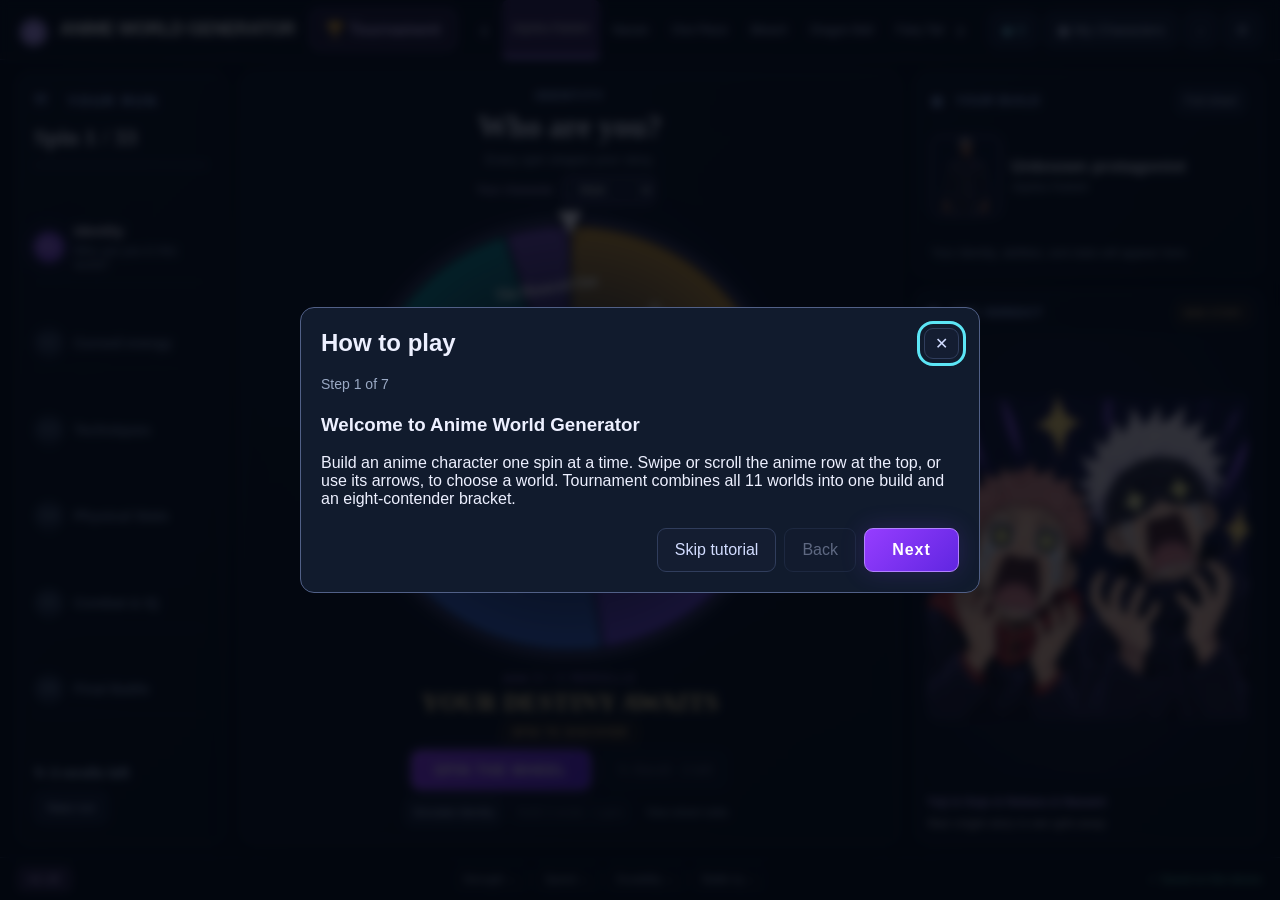
<file: index.html>
<!doctype html>
<html lang="en"><head><meta charset="utf-8"><meta name="viewport" content="width=device-width,initial-scale=1"><title>Anime World Generator v1.12</title><meta name="application-version" content="1.12"><meta name="description" content="Spin your anime destiny. Build a character, unlock powers, and face your final enemy."><link rel="icon" href="icon.svg"><link rel="stylesheet" href="style.css?v=1.12"><link rel="stylesheet" href="fit.css?v=1.12"><link rel="stylesheet" href="tournament.css?v=1.12"></head>
<body><header><a class="brand" href="index.html"><span class="brand-icon">◉</span> ANIME WORLD GENERATOR</a><button id="tournamentTab" class="tournament-tab">🏆 Tournament</button><nav id="animeTabs" aria-label="Anime worlds"></nav><div class="header-actions"><button id="gemShop" aria-label="Gem shop">◆ 0</button><button id="library">▣ <span>My Characters</span></button><button id="sound" aria-label="Toggle sound" title="Toggle sound">♫</button><button id="settings" aria-label="Settings">⚙</button></div></header>
<main><aside class="panel journey"><div class="eyebrow">⛩ &nbsp; <span id="journeyHeading">YOUR RUN</span></div><h2 id="progressText"></h2><div class="progress-track"><div id="progressBar"></div></div><div id="chapters"></div><div id="tournamentPath" hidden></div><div id="tournamentBracket" hidden></div><div class="journey-bottom"><strong id="rerollsLeft"></strong><p>One spin can change everything.</p><button id="newRun" class="subtle">New run</button><div class="landscape">ANOTHER WORLD.<br>ANOTHER YOU.</div></div></aside>
<section class="panel play"><div class="eyebrow" id="stepLabel"></div><h1 id="question"></h1><p id="context" class="muted"></p><div id="appearanceSetup" class="appearance-setup"><label for="genderChoice">Your character</label><select id="genderChoice" aria-label="Character appearance"><option value="male">Male</option><option value="female">Female</option><option value="random">Random</option></select><span id="genderResolved"></span></div><div class="wheel-wrap"><div class="pointer"></div><canvas id="wheel" width="1100" height="1100" aria-label="Weighted prize wheel"></canvas><div class="wheel-hub"><span id="wheelTrophy">◉</span><small id="wheelHubLabel">YOUR DESTINY</small></div></div><div class="reveal" aria-live="polite"><span id="rerollPips" class="reroll-pips"></span><h2 id="result">YOUR STORY STARTS HERE</h2><span id="resultTag" class="tag">SPIN TO BEGIN</span><small id="resultSource"></small></div><div class="controls"><button id="spin" class="primary">SPIN THE WHEEL</button><button id="reroll">↻ &nbsp; Reroll</button></div><div class="step-options"><button id="simulateStep" class="subtle" title="Complete this section with the same wheel odds. Keeps any revealed result.">Simulate this step</button><button id="refillRerolls" class="subtle">Refill 3 rerolls · 1 gem</button><button id="viewBracket" hidden>Bracket</button><button id="viewOdds" class="odds-button">View wheel odds</button></div><p id="battleHint" class="muted"></p></section>
<aside class="right"><section class="panel build"><div class="build-heading"><div class="eyebrow">▥ &nbsp; <span id="buildHeading">YOUR BUILD</span></div><button id="characterSheet" class="subtle">Full sheet</button></div><div class="identity"><button id="portraitButton" class="portrait-thumb" aria-label="View evolving character portrait"><span id="buildPortrait" class="portrait-art"></span></button><div><h2 id="identity">Unknown protagonist</h2><p id="worldName"></p></div></div><div id="identityBadges" aria-label="Identity results"></div><div id="buildRows"></div></section><section class="panel verdict"><div class="verdict-heading"><div class="eyebrow">▣ &nbsp; <span id="verdictHeading">THE VERDICT</span></div><span id="reactionTag" class="tag">NEW STORY</span></div><div id="verdictStage" class="reaction-stage"><div id="reactionImage" class="reaction-image" role="img" aria-label="Anime character reaction"></div><div id="zoroGuest" class="reaction-image zoro-guest" role="img" aria-label="Lost Zoro" hidden></div></div><div class="reaction-copy"><span id="reactionSpeaker"></span><p id="reactionText">Your origin story is one spin away.</p><p id="cameoExchange" class="cameo-exchange" hidden></p></div></section></aside></main>
<div class="mobile-tabs" aria-label="Game panels"><button id="showWheel" aria-pressed="true">Wheel</button><button id="showBuild" aria-pressed="false">Character</button><button id="showReactions" aria-pressed="false">Reactions</button></div>
<footer><span class="version-badge" aria-label="Version 1.12">v1.12</span><div id="statStrip"></div><span id="saveStatus">Saved on this device</span></footer>
<dialog id="dialog"><div class="dialog-top"><h2 id="dialogTitle"></h2><button id="closeDialog" aria-label="Close dialog">✕</button></div><div id="dialogBody"></div></dialog>
<dialog id="reactionDialog" aria-labelledby="mobileResult" aria-describedby="mobileCaption"><div class="reaction-modal-header"><span class="eyebrow">THE VERDICT</span><button id="closeReaction" aria-label="Close reaction">✕</button></div><p id="mobileTopic" class="reaction-topic"></p><h2 id="mobileResult"></h2><span id="mobileTag" class="tag"></span><div id="mobileStage" class="reaction-stage"><div id="mobileArt" class="reaction-image" role="img"></div><div id="mobileZoro" class="reaction-image zoro-guest" role="img" aria-label="Lost Zoro" hidden></div></div><div class="reaction-copy"><span id="mobileSpeaker"></span><p id="mobileCaption"></p><p id="mobileCameo" class="cameo-exchange" hidden></p></div><div class="reaction-modal-actions"><button id="continueReaction" class="primary">Continue</button><button id="rerollReaction">Reroll</button><button id="buyReactionReroll">Buy reroll · 1 gem</button></div></dialog>
<script src="worlds-new.js?v=1.12"></script><script src="tournament.js?v=1.12"></script><script src="new-art.js?v=1.12"></script><script src="reaction-variety.js?v=1.12"></script><script src="dialogue-expansion.js?v=1.12"></script><script src="worlds-extra.js?v=1.12"></script><script src="reactions-extra.js?v=1.12"></script><script src="character-art.js?v=1.12"></script><script src="identity-art.js?v=1.12"></script><script src="portrait.js?v=1.12"></script><script src="reactions.js?v=1.12"></script><script src="rival-dialogue.js?v=1.12"></script><script src="game.js?v=1.12"></script><script src="battle-art.js?v=1.12"></script><script src="battle.js?v=1.12"></script><script src="tournament-ui.js?v=1.12"></script><script src="app.js?v=1.12.1"></script></body></html>
</file>
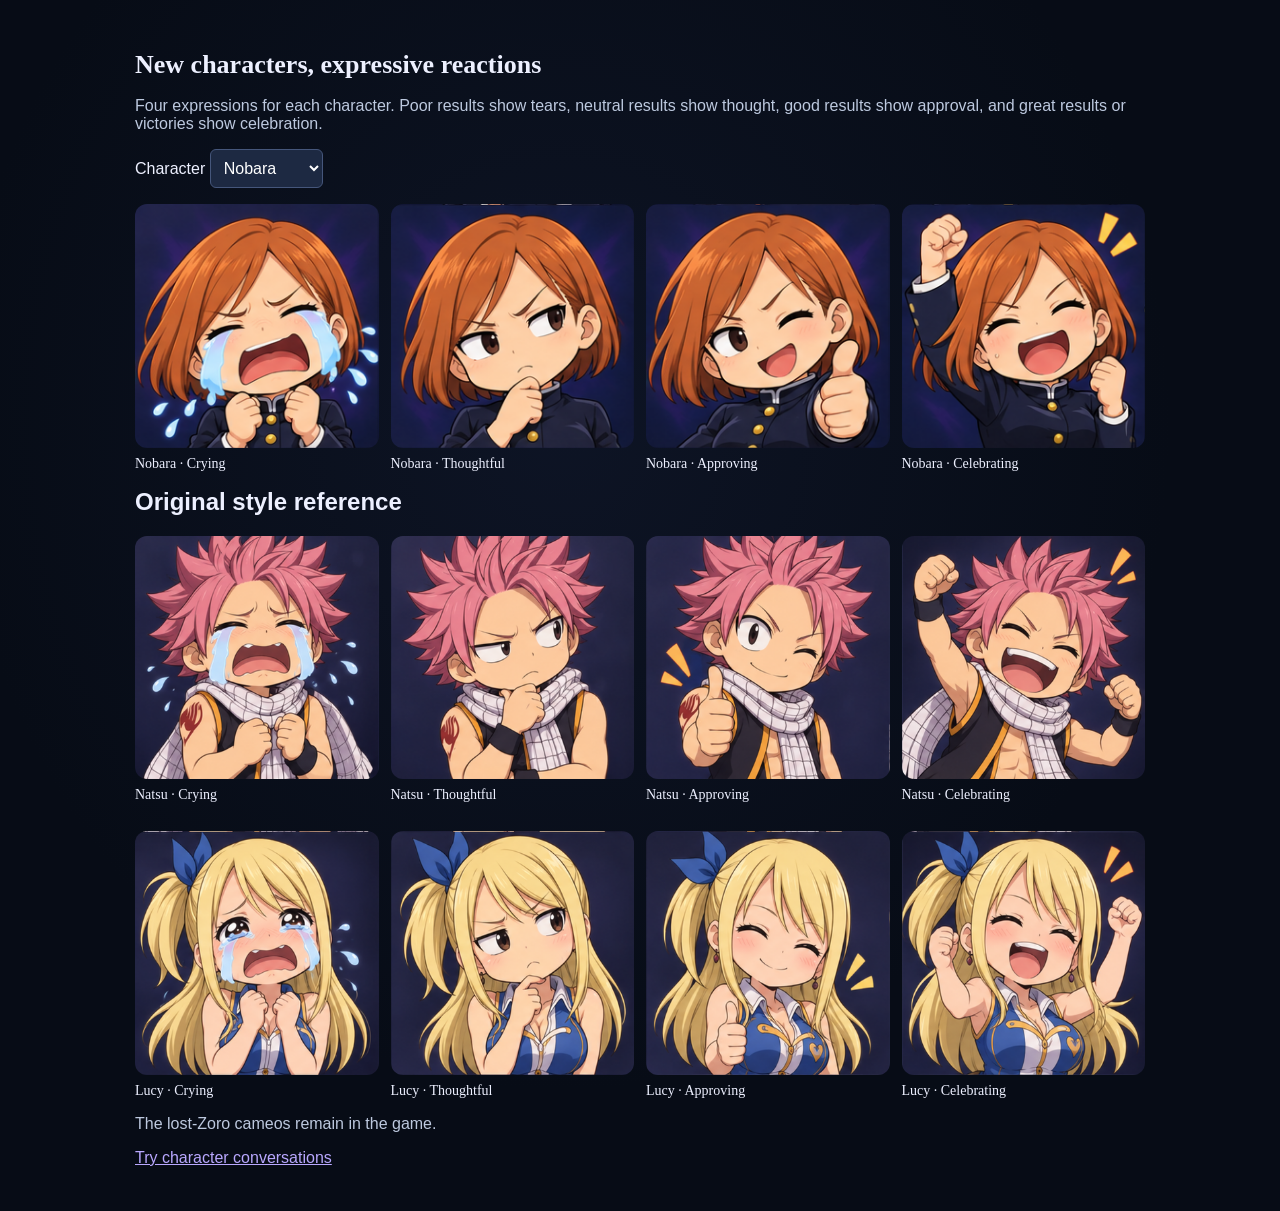
<file: qa-expressions.html>
<!doctype html><html lang="en"><head><meta charset="utf-8"><meta name="viewport" content="width=device-width,initial-scale=1"><title>Expressive reaction portraits</title><link rel="stylesheet" href="style.css"><style>html,body{height:auto!important;overflow:auto!important}body{display:block!important;padding:24px}.wrap{display:block!important;max-width:1050px;margin:auto}h1{font:700 26px Segoe UI}p{color:#bdc9df}select{margin-bottom:16px}.grid{display:grid;grid-template-columns:repeat(4,1fr);gap:12px}figure{margin:0}figcaption{margin:8px 0 16px;font:14px Segoe UI}.face{aspect-ratio:1;background-repeat:no-repeat;border-radius:12px}a{color:#b9a8ff}@media(max-width:600px){body{padding:14px}.grid{grid-template-columns:repeat(2,1fr)}}</style></head><body><main class="wrap"><h1>New characters, expressive reactions</h1><p>Four expressions for each character. Poor results show tears, neutral results show thought, good results show approval, and great results or victories show celebration.</p><label>Character <select id="cast"></select></label><section id="faces" class="grid"></section><h2>Original style reference</h2><section id="originals" class="grid"></section><p>The lost-Zoro cameos remain in the game.</p><a href="qa-reactions.html">Try character conversations</a></main><script src="worlds-new.js"></script><script src="tournament.js"></script><script src="new-art.js"></script><script src="reaction-variety.js"></script><script>
const V=AWGReactionVariety,select=document.getElementById('cast');
V.portraits.forEach((name,i)=>{const o=document.createElement('option');o.value=i;o.textContent=name;select.append(o)});
function card(parent,name,emotion,style){const f=document.createElement('figure'),face=document.createElement('div'),caption=document.createElement('figcaption');face.className='face';Object.assign(face.style,style);face.setAttribute('role','img');face.setAttribute('aria-label',name+' '+V.expressionNames[emotion]);caption.textContent=name+' · '+V.expressionNames[emotion];f.append(face,caption);parent.append(f)}
function paint(){const grid=document.getElementById('faces'),i=Number(select.value);grid.replaceChildren();for(let emotion=0;emotion<4;emotion++)card(grid,V.portraits[i],emotion,V.portraitStyle(i,emotion))}
select.onchange=paint;paint();
for(const [name,row] of [['Natsu',0],['Lucy',1]])for(let emotion=0;emotion<4;emotion++){const top=row===0?0:358,height=row===0?358:352;card(document.getElementById('originals'),name,emotion,{backgroundImage:'url(reactions-fairytail.png)',backgroundSize:'400% '+1086/height*100+'%',backgroundPosition:emotion/3*100+'% '+top/(1086-height)*100+'%'})}
</script></body></html>
</file>
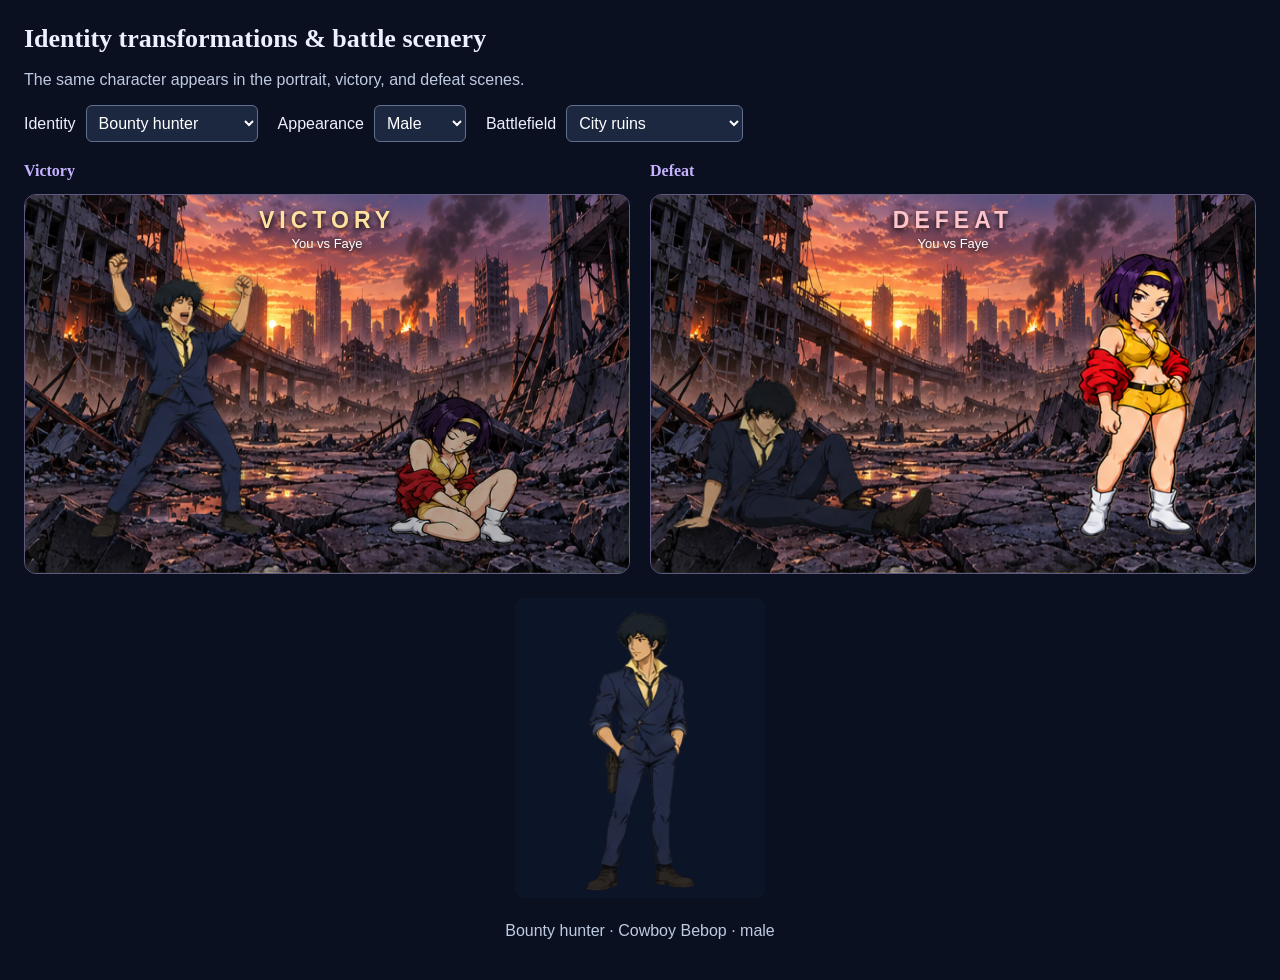
<file: qa-features.html>
<!doctype html><html lang="en"><meta charset="utf-8"><meta name="viewport" content="width=device-width,initial-scale=1"><title>Identity transformations and battle scenery</title><link rel="stylesheet" href="style.css"><link rel="stylesheet" href="fit.css"><style>
html,body{height:auto;overflow:auto}body{display:block;padding:24px;background:#0b1020}h1{font:700 26px 'Segoe UI'}p{color:#becbe2}.qa-controls{display:flex;flex-wrap:wrap;gap:20px;margin-bottom:20px}label{display:flex;align-items:center;gap:10px}select{padding:8px;background:#1c2740;color:white;border:1px solid #62708d;border-radius:6px}.qa-scenes{display:grid;grid-template-columns:1fr 1fr;gap:20px}.qa-card{min-width:0}.qa-card h2{font:600 16px 'Segoe UI';color:#c7b2ff}.qa-scenes .battle-scene{height:380px}.qa-portrait{height:300px;max-width:250px;margin:24px auto}.qa-description{text-align:center}@media(max-width:700px){body{padding:12px}.qa-scenes{grid-template-columns:1fr}.qa-scenes .battle-scene{height:330px}}
</style><h1>Identity transformations & battle scenery</h1><p>The same character appears in the portrait, victory, and defeat scenes.</p><div class="qa-controls"><label>Identity <select id="qaIdentity"></select></label><label>Appearance <select id="qaGender"><option value="male">Male</option><option value="female">Female</option></select></label><label>Battlefield <select id="qaField"><option>City ruins</option><option>Open plains</option><option>Dense forest</option><option>Underground arena</option><option>Mountain summit</option></select></label></div><div class="qa-scenes"><section class="qa-card"><h2>Victory</h2><div id="qaVictory"></div></section><section class="qa-card"><h2>Defeat</h2><div id="qaDefeat"></div></section></div><div id="qaPortrait" class="qa-portrait"></div><p id="qaDescription" class="qa-description"></p>
<script src="worlds-new.js"></script><script src="tournament.js"></script><script src="new-art.js"></script><script src="reaction-variety.js"></script><script src="dialogue-expansion.js"></script><script src="worlds-extra.js"></script><script src="reactions-extra.js"></script><script src="character-art.js"></script><script src="identity-art.js"></script><script src="portrait.js"></script><script src="reactions.js"></script><script src="rival-dialogue.js"></script><script src="game.js"></script><script src="battle-art.js"></script><script src="battle.js"></script><script>
const cases=[['Bounty hunter','cowboy'],['Hero trainee','opm'],['Cyborg','opm'],['Monster','opm'],['Majin','dragonball'],['Exceed','fairytail'],['Namekian','dragonball'],['Frost demon','dragonball'],['Saiyan','dragonball'],['Android','dragonball'],['Fish-man','onepiece'],['Mink','onepiece'],['Giant','onepiece'],['Lunarian','onepiece'],['Cursed spirit','jjk'],['Arrancar','bleach'],['Visored','bleach'],['Chimera Ant','hxh'],...Object.keys(AWGIdentityArt).filter(x=>x.includes('Titan')).map(x=>[x,'aot'])];
for(const [i,[name]] of cases.entries()){const o=document.createElement('option');o.value=i;o.textContent=name;qaIdentity.append(o)}
function paint(){const [origin,world]=cases[Number(qaIdentity.value)],run=AWG.fresh(world,qaGender.value);run.id='identity-preview';run.finished=true;run.results=[{id:'origin',label:world==='aot'?'Scout recruit':origin},{id:'exactAge',label:'25'},{id:'faction',label:AWG.worlds[world].groups[0]},{id:'enemy',label:AWG.worlds[world].enemies[4]},{id:'enemyLevel',label:'Full power'},{id:'field',label:qaField.value}];if(world==='aot')run.results.push({id:'extra1',name:'Titan form',label:origin});for(const [id,result] of [['qaVictory','VICTORY'],['qaDefeat','DEFEAT']]){const sample=JSON.parse(JSON.stringify(run));sample.results.push({id:'win',label:result});AWGBattle.render(document.getElementById(id),sample)}AWGPortrait.render(qaPortrait,run,false);qaPortrait.classList.add('qa-portrait');qaDescription.textContent=origin+' · '+AWG.worlds[world].name+' · '+qaGender.value;}
qaIdentity.onchange=qaGender.onchange=qaField.onchange=paint;paint();
</script></html>
</file>
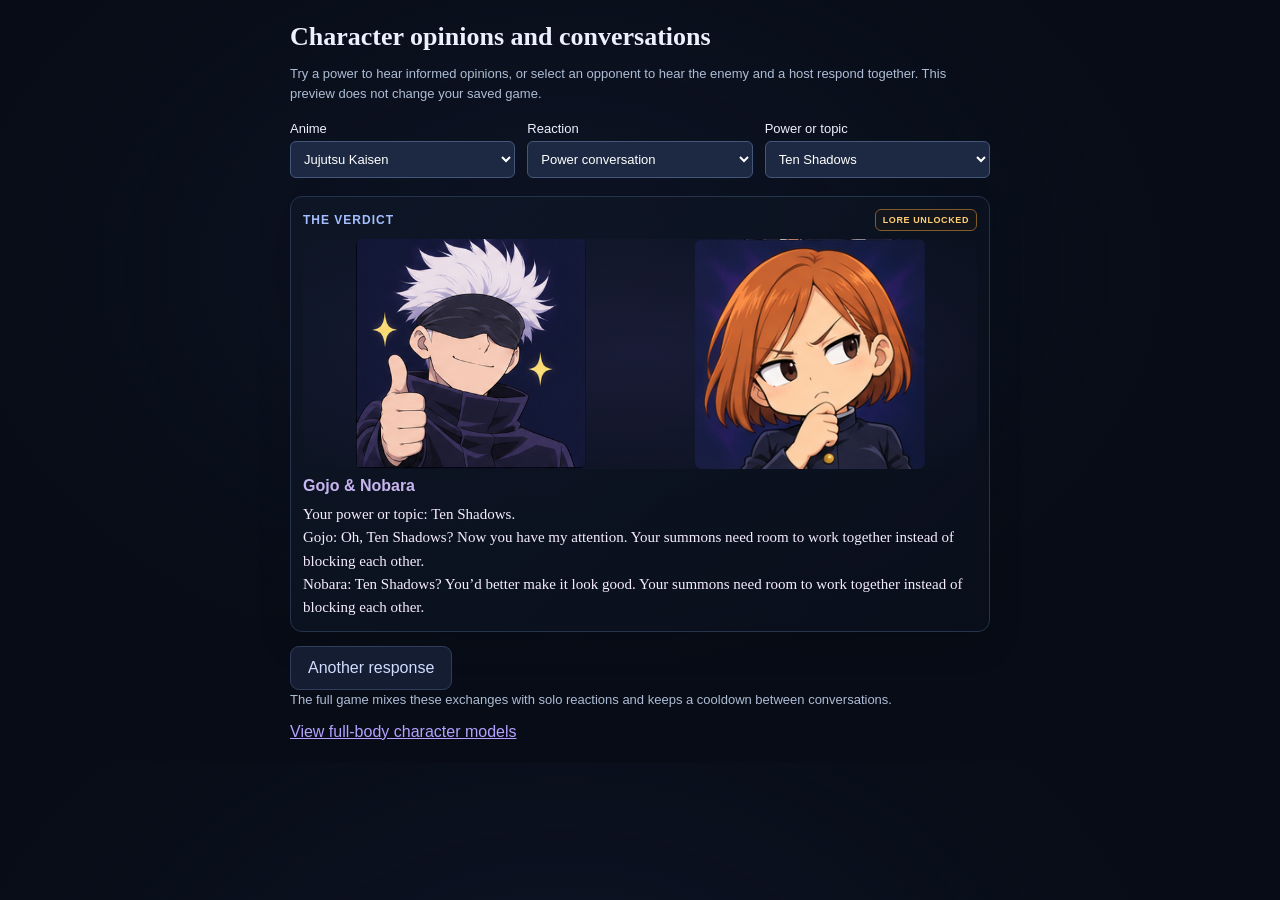
<file: qa-reactions.html>
<!doctype html><html lang="en"><head><meta charset="utf-8"><meta name="viewport" content="width=device-width,initial-scale=1"><title>Reaction conversations preview</title><link rel="stylesheet" href="style.css"><link rel="stylesheet" href="fit.css"><style>html{height:auto!important;overflow:auto!important}body{height:auto!important;overflow:auto!important;display:block!important;padding:22px}.preview{max-width:700px;margin:auto}h1{font:700 26px 'Segoe UI';margin:0 0 12px}.options{display:flex;gap:12px;flex-wrap:wrap;margin:18px 0}.options label{font-size:13px;display:grid;gap:5px;flex:1;min-width:140px}.options select{width:100%}.verdict{grid-template-rows:auto 230px auto}.reaction-copy{max-height:none!important}.verdict p{white-space:pre-line;font:15px/1.55 'Segoe UI';margin:0}.speakers{color:#c7b5ef;font-weight:700;display:block;margin-bottom:8px}button{margin-top:14px}.hint{font-size:13px;color:#aebdd5;line-height:1.5}.options [hidden]{display:none}a{color:#b4a1ff}@media(max-width:500px){body{padding:14px}.verdict{grid-template-rows:auto 180px auto}}</style></head><body><div class="preview"><h1>Character opinions and conversations</h1><p class="hint">Try a power to hear informed opinions, or select an opponent to hear the enemy and a host respond together. This preview does not change your saved game.</p><div class="options"><label>Anime<select id="world"></select></label><label>Reaction<select id="mode"><option value="duo">Power conversation</option><option value="solo">Solo power opinion</option><option value="enemy">Selected enemy</option></select></label><label id="powerLabel">Power or topic<select id="power"></select></label><label id="enemyLabel" hidden>Picked opponent<select id="enemy"></select></label></div><section class="panel verdict"><div class="verdict-heading"><span class="eyebrow">THE VERDICT</span><span id="tag" class="tag"></span></div><div id="stage" class="reaction-stage"><div id="lead" class="reaction-image" role="img"></div><div id="partner" class="reaction-image" role="img" hidden></div></div><div class="reaction-copy"><span id="speakers" class="speakers"></span><p id="words"></p></div></section><button id="another">Another response</button><p class="hint">The full game mixes these exchanges with solo reactions and keeps a cooldown between conversations.</p><a href="qa-variety.html">View full-body character models</a></div>
<script src="worlds-new.js"></script><script src="tournament.js"></script><script src="new-art.js"></script><script src="reaction-variety.js"></script><script src="dialogue-expansion.js"></script><script src="worlds-extra.js"></script><script src="reactions-extra.js"></script><script src="reactions.js"></script><script src="rival-dialogue.js"></script><script src="game.js"></script><script src="battle-art.js"></script><script src="battle.js"></script>
<script>
const el=id=>document.getElementById(id);let run;
function choose(){const world=el('world').value;run=AWG.fresh(world);run.reactionCount=2;el('power').replaceChildren();el('enemy').replaceChildren();for(const t of AWGDialogueExpansion.topics.filter(x=>x.world===world)){const o=document.createElement('option');o.value=t.terms[0];o.textContent=t.terms[0];el('power').append(o)}for(const name of AWG.worlds[world].enemies){const o=document.createElement('option');o.value=name;o.textContent=name;el('enemy').append(o)}paint()}
function art(target,r){const world=run.world,frame=r.artFrame??r.frame??2;target.className='reaction-image';target.style.backgroundImage="url('reactions-"+world+".png')";const b=world==='hxh'?[0,335,710,1086]:world==='fairytail'?[0,358,710,1086]:[0,362,724,1086],row=Math.floor(frame/4),h=b[row+1]-b[row];target.style.backgroundSize='400% '+1086/h*100+'%';target.style.backgroundPosition=frame%4/3*100+'% '+b[row]/(1086-h)*100+'%';target.style.aspectRatio='1';
 if(Number.isInteger(r.portraitIndex)){target.className+=' new-speaker';Object.assign(target.style,AWGReactionVariety.portraitStyle(r.portraitIndex,r.portraitExpression??1))}
 if(r.enemySpeaker){const a=AWGBattleArt[world],[x,y,w,h]=a.frames[r.enemyIndex];target.className+=' enemy-reaction';target.style.backgroundImage="url('battle-enemies-"+world+".png')";target.style.backgroundSize=a.width/w*100+'% '+a.height/h*100+'%';target.style.backgroundPosition=x/(a.width-w)*100+'% '+y/(a.height-h)*100+'%';target.style.aspectRatio=w+'/'+h}target.setAttribute('aria-label',r.speaker+' reaction')}
function paint(){const mode=el('mode').value;run.reactionCount=2+Math.ceil(run.reactionCount/4)*4;const isEnemy=mode==='enemy';el('powerLabel').hidden=isEnemy;el('enemyLabel').hidden=!isEnemy;run.results=isEnemy?[{id:'enemy',label:el('enemy').value}]:[];const step=isEnemy?{id:'enemyLevel',label:'Enemy condition',neutral:true}:{id:'ability1',label:'Your power or topic',neutral:true};const choice={label:isEnemy?'Prime':el('power').value,score:isEnemy?7:3};const r=AWG.reaction(run,step,choice,()=>mode==='solo'?.5:.08);el('tag').textContent=r.tag;el('speakers').textContent=r.speakers?.join(' & ')||r.speaker;el('words').textContent=r.text;art(el('lead'),r);el('partner').hidden=!r.partnerArt;el('stage').className='reaction-stage'+(r.partnerArt?' has-cameo has-conversation':'');if(r.partnerArt)art(el('partner'),r.partnerArt)}
for(const [id,w] of Object.entries(AWG.worlds)){const o=document.createElement('option');o.value=id;o.textContent=w.name;el('world').append(o)}el('world').onchange=choose;for(const id of ['mode','power','enemy'])el(id).onchange=paint;el('another').onclick=paint;choose();
</script></body></html>
</file>
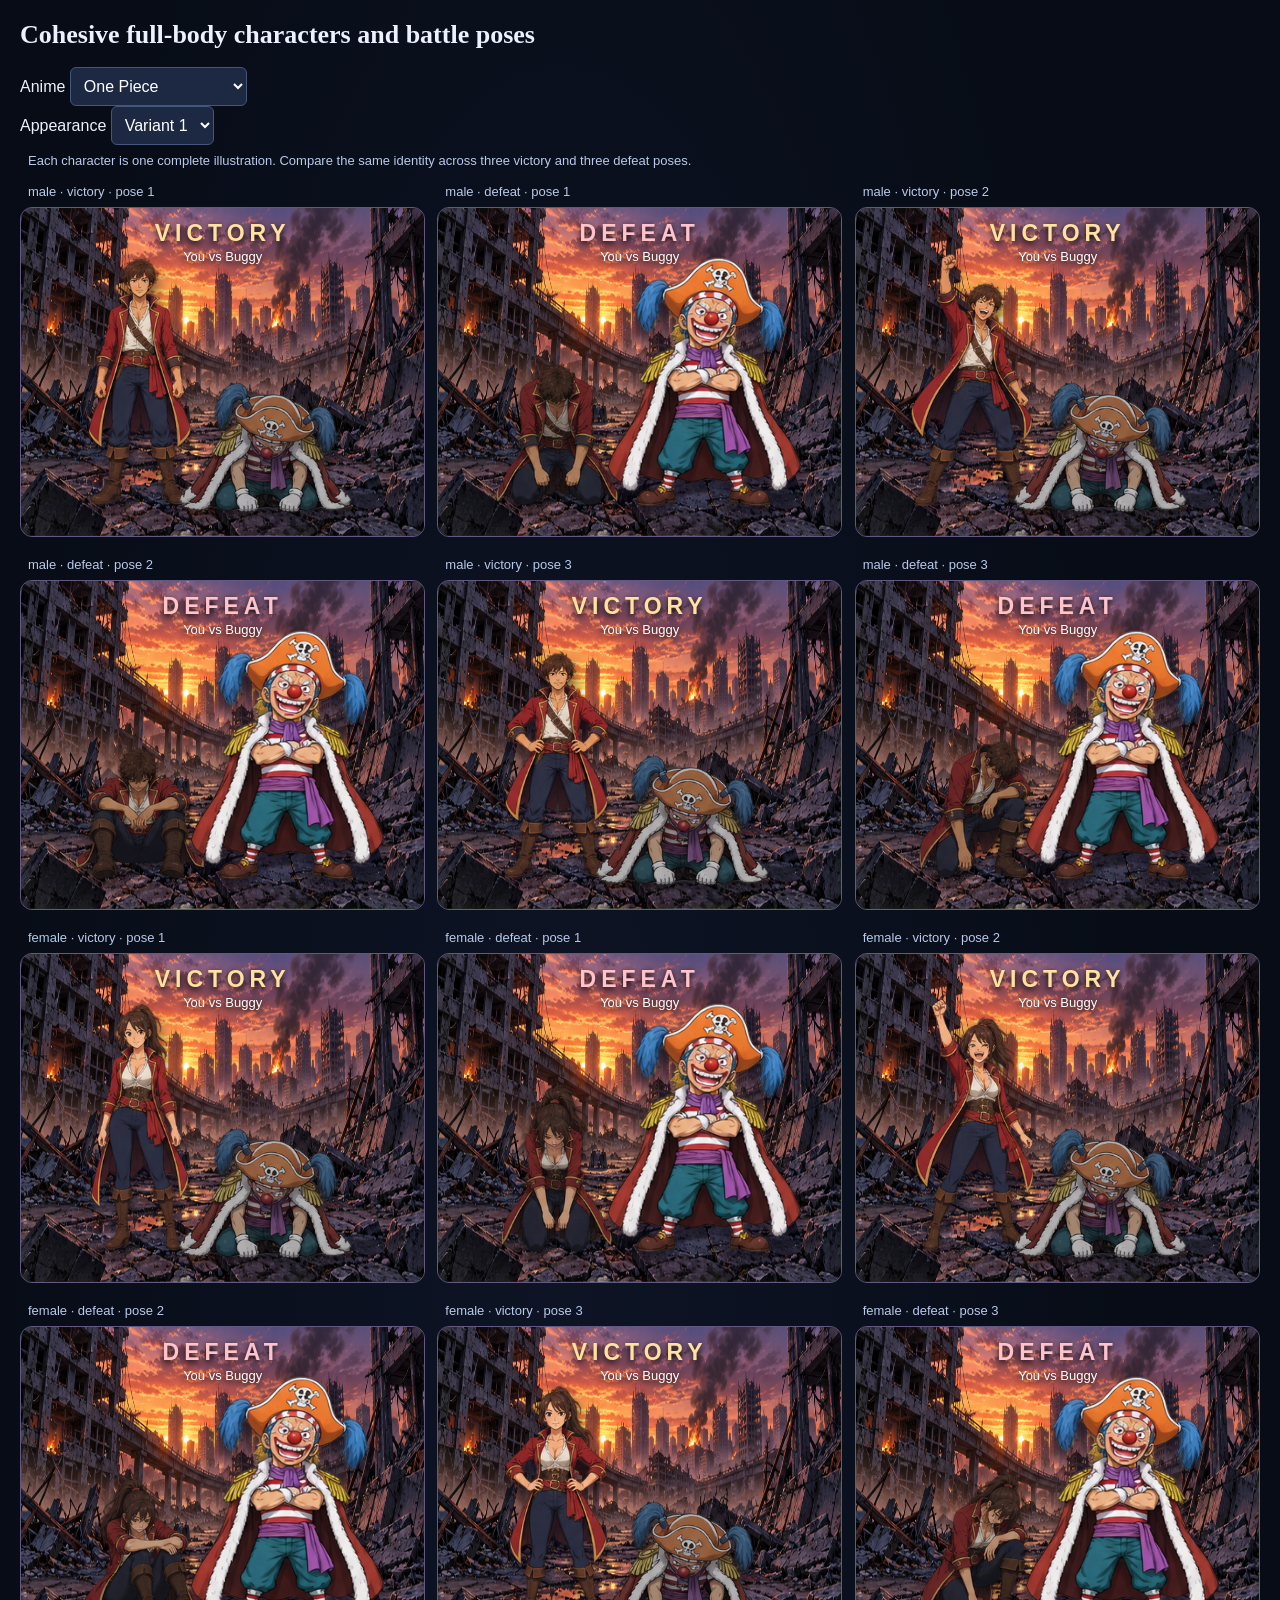
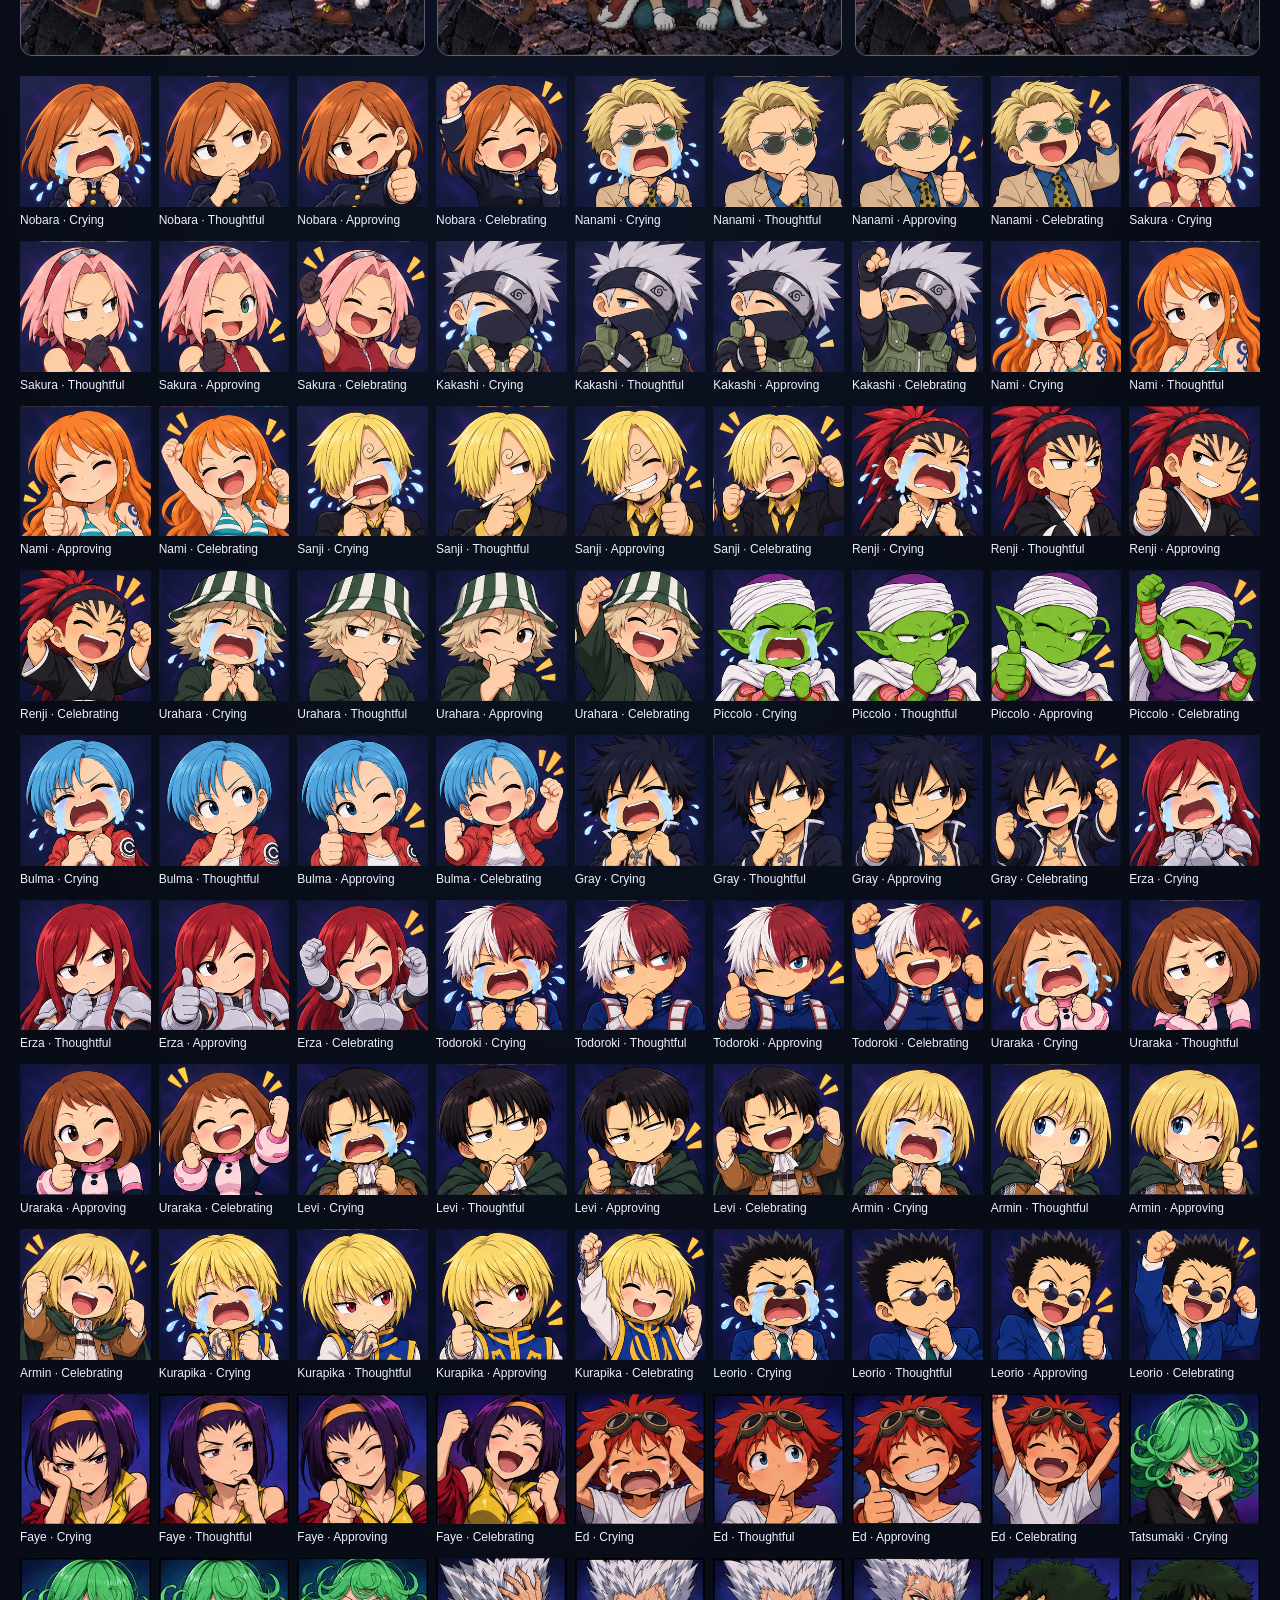
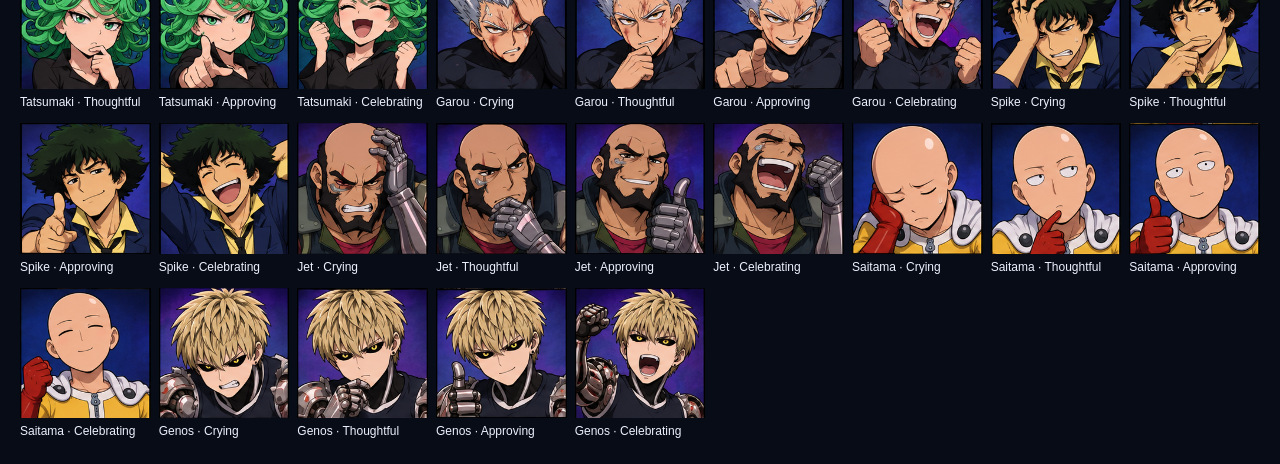
<file: qa-variety.html>
<!doctype html><html lang="en"><meta charset="utf-8"><meta name="viewport" content="width=device-width,initial-scale=1"><title>Character variety visual checks</title><link rel="stylesheet" href="style.css"><link rel="stylesheet" href="fit.css"><style>html{overflow:auto!important;height:auto!important}body{padding:20px;overflow:auto!important;height:auto!important}h1{font:700 26px 'Segoe UI'}#scenes{display:grid;grid-template-columns:repeat(3,1fr);gap:12px}.battle-scene{height:330px;min-height:0}.qa-label{font-size:13px;color:#b9c9e9;margin:8px}.gallery{display:grid;grid-template-columns:repeat(9,1fr);gap:8px;margin-top:20px}.gallery figure{margin:0}.qa-face{aspect-ratio:3/4;}.gallery figcaption{font-size:12px;margin:6px 0}@media(max-width:600px){#scenes{grid-template-columns:1fr}.gallery{grid-template-columns:repeat(3,1fr)}}</style>
<h1>Cohesive full-body characters and battle poses</h1><label>Anime <select id="qaWorld"></select></label> <label>Appearance <select id="qaVariant"><option value="0">Variant 1</option><option value="1">Variant 2</option></select></label><p class="qa-label">Each character is one complete illustration. Compare the same identity across three victory and three defeat poses.</p><div id="scenes"></div><div class="gallery" id="cast"></div>
<script src="worlds-new.js"></script><script src="tournament.js"></script><script src="new-art.js"></script><script src="reaction-variety.js"></script><script src="dialogue-expansion.js?v=dialogue-1"></script><script src="worlds-extra.js"></script><script src="reactions-extra.js"></script><script src="character-art.js?v=cohesive-1"></script><script src="portrait.js"></script><script src="reactions.js"></script><script src="rival-dialogue.js"></script><script src="game.js"></script><script src="battle-art.js"></script><script src="battle.js"></script>
<script>
const worldSelect=document.getElementById('qaWorld'),variantSelect=document.getElementById('qaVariant');
for(const [id,world] of Object.entries(AWG.worlds)){const option=document.createElement('option');option.value=id;option.textContent=world.name;worldSelect.append(option)}worldSelect.value='onepiece';
function paint(){document.getElementById('scenes').replaceChildren();const world=worldSelect.value,variant=Number(variantSelect.value);
for(const gender of ['male','female'])for(let pose=0;pose<3;pose++)for(const outcome of ['VICTORY','DEFEAT']){
 const run=AWG.fresh(world,gender);for(let n=0;n<100;n++){run.id='qa-'+n;const seed=AWGPortrait.describe(run).seed;if(seed%3===pose&&Math.floor(seed/3)%2===variant)break;}
 run.finished=true;run.results=[{id:'origin',label:'Human'},{id:'faction',label:AWG.worlds[world].groups[0]},{id:'exactAge',label:'25'},{id:'enemy',label:AWG.worlds[world].enemies[0]},{id:'win',label:outcome},{id:'field',label:'City ruins'}];
 const card=document.createElement('div'),label=document.createElement('p'),scene=document.createElement('div');label.className='qa-label';label.textContent=gender+' · '+outcome.toLowerCase()+' · pose '+(pose+1);AWGBattle.render(scene,run);card.append(label,scene);document.getElementById('scenes').append(card);
}}worldSelect.onchange=paint;variantSelect.onchange=paint;paint();
AWGReactionVariety.portraits.forEach((name,i)=>{for(let emotion=0;emotion<4;emotion++){const f=document.createElement('figure'),face=document.createElement('div'),c=document.createElement('figcaption');face.className='qa-face';Object.assign(face.style,AWGReactionVariety.portraitStyle(i,emotion));c.textContent=name+' · '+AWGReactionVariety.expressionNames[emotion];f.append(face,c);document.getElementById('cast').append(f)}});
</script></html>
</file>
<file: style.css>
:root{color-scheme:dark;--bg:#070c16;--panel:#0c1321;--line:#25334d;--muted:#9aa9c4;--purple:#914aff;--cyan:#5ce5f5;--gold:#ffe19b}*{box-sizing:border-box}body{margin:0;background:radial-gradient(ellipse at 44% 35%,#17203b66,transparent 60%),var(--bg);color:#edf0ff;font:16px 'Segoe UI',sans-serif}button,a,input,select{font:inherit}button{cursor:pointer;border:1px solid #303d5c;border-radius:9px;background:#141d31;color:#d2dcff;padding:12px 17px;transition:background .2s,transform .2s}button:hover:not(:disabled){background:#293554;transform:translateY(-1px)}button:disabled{opacity:.4;cursor:default}button:focus-visible,a:focus-visible,summary:focus-visible{outline:3px solid var(--cyan);outline-offset:4px}header{min-height:80px;border-bottom:1px solid var(--line);display:flex;align-items:center;padding:0 24px;gap:24px;background:#0a101ddb;flex-wrap:wrap}.brand{display:flex;align-items:center;gap:12px;color:white;text-decoration:none;font-weight:850;font-size:20px;letter-spacing:-.6px}.brand-icon{font-size:43px;color:#bca0ff}nav{display:flex;align-self:stretch;flex:1;gap:3px;overflow:auto}nav button{border:0;border-radius:0;background:transparent;font-size:14px;white-space:nowrap;padding:22px 14px}nav button.active{border-bottom:3px solid #a77bff;background:linear-gradient(transparent,#8544f529);color:white}.header-actions{display:flex;gap:8px}.header-actions button{font-size:14px}main{max-width:1800px;margin:auto;padding:26px 20px 20px;display:grid;grid-template-columns:240px minmax(380px,1fr) minmax(300px,400px);gap:18px;align-items:start}.panel{border:1px solid var(--line);border-radius:12px;background:linear-gradient(135deg,#10192a9e,#090f1bdd);box-shadow:0 12px 35px #0002}.eyebrow{font-size:14px;color:#a5bfff;font-weight:750;letter-spacing:2px}h1,h2,p{margin-top:0}.journey{padding:25px 20px;min-height:790px}.journey h2{margin:22px 0 12px;font:600 25px Georgia,serif}.progress-track{height:4px;background:#202a3e;border-radius:6px;margin-bottom:22px;overflow:hidden}.progress-track div{height:100%;background:#a779ff;transition:width .4s}.chapter{display:flex;gap:13px;align-items:center;border-bottom:1px solid #20304a70;padding:21px 0;color:#7b8ba9}.chapter.current{color:#f6eeff}.chapter.done{color:#d2e2f7}.chapter i{font-style:normal;display:grid;place-items:center;width:35px;height:35px;flex-shrink:0;border:1px solid #3c4c68;border-radius:50%;background:#1e293d}.chapter.current i{background:#7c40dc;box-shadow:0 0 20px #8351ff66;border-color:#bc91ff}.chapter.done i{background:#107f7d;border-color:#5bdfc5}.chapter strong{display:block;font-size:14px}.chapter small{display:block;font-size:12px;margin-top:5px;color:#95a7c6}.journey-bottom{padding-top:25px;color:#b9cae8;font-size:14px}.journey-bottom p{font-size:13px;color:var(--muted);margin:10px 0 15px}.subtle{font-size:13px;padding:8px 12px}.landscape{margin-top:45px;min-height:110px;display:flex;align-items:end;color:#7485a6;font-size:12px;line-height:1.8;letter-spacing:3px;background:radial-gradient(ellipse at bottom,#50379535,transparent 70%)}.play{text-align:center;padding:24px 24px 15px;min-height:790px}.play h1{font:600 clamp(25px,2.5vw,36px) Georgia,serif;margin:12px 0 8px}.muted{color:var(--muted);font-size:14px;line-height:1.5}.wheel-wrap{width:min(100%,490px);aspect-ratio:1;position:relative;margin:22px auto 17px;filter:drop-shadow(0 0 20px #8355ff15)}canvas{width:100%;height:100%;display:block}.pointer{position:absolute;z-index:3;top:0;left:50%;transform:translateX(-50%);width:0;height:0;border-left:15px solid transparent;border-right:15px solid transparent;border-top:30px solid #f7f3ff;filter:drop-shadow(0 3px 5px #000)}.wheel-hub{position:absolute;left:50%;top:50%;transform:translate(-50%,-50%);width:26%;height:26%;border-radius:50%;background:radial-gradient(circle,#182039,#090f1d);border:4px solid #595375;display:flex;align-items:center;justify-content:center;flex-direction:column;color:#b8a9e5;font-size:45px;box-shadow:0 0 20px #000a}.wheel-hub small{font:9px 'Segoe UI',sans-serif;letter-spacing:2px}.reveal h2{font:600 clamp(22px,2.2vw,34px) Georgia,serif;color:var(--gold);margin:0 0 10px}.tag{display:inline-block;font-size:11px;font-weight:750;letter-spacing:1.4px;border:1px solid #805d27;color:#ffcf75;border-radius:6px;padding:7px 11px;background:#422a1229}.controls{display:flex;justify-content:center;gap:12px;margin-top:23px}.primary{background:linear-gradient(135deg,#963dff,#6026e1);border-color:#b281ff;color:white;font-weight:750;letter-spacing:1px;box-shadow:0 0 24px #8644ff30;min-width:200px}.primary:hover:not(:disabled){background:#a365ff}.odds{margin:20px auto 0;color:var(--muted);font-size:13px;max-width:420px}.odds summary{cursor:pointer}.odds #oddsList{display:grid;grid-template-columns:1fr 1fr;text-align:left;gap:6px 15px;margin:15px 0}.odds span{display:flex;justify-content:space-between;gap:8px}.right{display:grid;gap:16px}.build{padding:22px}.identity{display:flex;gap:15px;align-items:center;margin:21px 0}.avatar{width:66px;height:72px;flex-shrink:0;display:grid;place-items:center;font-size:44px;border:1px solid #5b4c87;border-radius:9px;color:#c2a1ff;background:radial-gradient(circle,#533589,#161a36)}.identity h2{font-size:19px;margin:0 0 6px}.identity p{font-size:13px;color:var(--muted);margin:0}.build-rows{max-height:310px;overflow:auto}.build-row{border:1px solid #283651;background:linear-gradient(100deg,#241c3a55,#102c3440);border-radius:7px;margin-bottom:8px;padding:10px 12px;display:flex;gap:9px;justify-content:space-between;font-size:13px}.build-row span{color:var(--muted)}.build-row strong{text-align:right;color:#d4daef;font-weight:600}.verdict{padding:18px 12px 14px;overflow:hidden}.verdict-heading{display:flex;justify-content:space-between;align-items:center;gap:8px;margin:0 5px 15px}.verdict-heading .eyebrow{font-size:12px;letter-spacing:1px}.verdict-heading .tag{font-size:9px;padding:6px}.reaction-image{aspect-ratio:1.5;background-color:#1a203a;background-image:url('reactions.png');background-size:300% 200%;background-position:50% 0;border-radius:7px}.verdict p{margin:15px 7px 0;font:italic 19px Georgia,serif;line-height:1.4;color:#f6ecff}.verdict.pop{animation:pop .4s}footer{max-width:1800px;margin:auto;padding:15px 25px;border-top:1px solid var(--line);display:flex;gap:15px;justify-content:space-between;align-items:center;color:#8092b3;font-size:11px;letter-spacing:1px}#statStrip{display:flex;gap:10px;flex-wrap:wrap}#statStrip span{border:1px solid var(--line);padding:10px 15px;border-radius:7px;color:#bdcbe4;font-size:12px;letter-spacing:0}#saveStatus{color:#6ddcbd;letter-spacing:0}dialog{background:#111b2d;color:#edf0ff;border:1px solid #516087;border-radius:14px;padding:26px;width:min(680px,94vw);max-height:85vh}dialog::backdrop{background:#02050dcc;backdrop-filter:blur(5px)}.dialog-top{display:flex;justify-content:space-between;align-items:center;margin-bottom:20px}.dialog-top h2{margin:0}.dialog-top button{padding:5px 10px}.setting{display:flex;justify-content:space-between;gap:20px;align-items:center;padding:16px 0;border-bottom:1px solid var(--line)}select{background:#1d2942;color:white;border:1px solid #45567b;padding:9px;border-radius:6px}.saved-card{padding:16px;margin:12px 0;border:1px solid var(--line);border-radius:9px}.saved-card h3{margin:0 0 8px}.saved-card p{color:var(--muted);font-size:14px}.saved-card button{margin:6px 8px 0 0}.summary-grid{display:grid;grid-template-columns:1fr 1fr;gap:8px}.summary-item{padding:10px;background:#18243a;border-radius:6px;font-size:13px}.summary-item span{display:block;color:var(--muted);margin-bottom:5px}@keyframes pop{50%{transform:scale(1.025);border-color:#9466dc}}@media(min-width:1600px){main{grid-template-columns:270px minmax(440px,1fr) 450px}.wheel-wrap{width:540px}}@media(max-width:1200px){header{gap:10px;padding:10px 16px}.brand{font-size:18px}nav{order:3;flex-basis:100%}nav button{padding:13px}.header-actions{margin-left:auto}main{grid-template-columns:190px minmax(330px,1fr) 300px;padding:16px 12px;gap:12px}.journey{padding:22px 15px}.play{padding:24px 15px}.build{padding:18px 13px}.controls{gap:8px}.primary{min-width:175px}footer>span:first-child{display:none}}@media(max-width:950px){main{grid-template-columns:minmax(340px,1fr) 310px}.journey{grid-column:1/-1;min-height:0;padding:15px}.journey>.eyebrow,.journey-bottom,.journey .progress-track{display:none}.journey h2{font:600 15px 'Segoe UI';margin:0 0 12px}#chapters{display:flex;justify-content:space-between;gap:8px}.chapter{padding:0;border:0}.chapter small{display:none}.chapter strong{font-size:12px}.chapter i{width:25px;height:25px;font-size:12px}.play{min-height:0}}@media(max-width:690px){header{padding:12px}.brand{font-size:16px}.brand-icon{font-size:30px}.header-actions button{padding:8px}.header-actions span{display:none}main{display:flex;flex-direction:column;padding:12px;gap:12px}.journey,.play,.right{width:100%}.chapter strong{display:none}.chapter.current strong{display:block}.play{padding:22px 12px}.wheel-wrap{max-width:420px}.right{grid-template-columns:1fr}.build-rows{max-height:230px}.reaction-image{max-height:300px;aspect-ratio:1.5}.verdict{order:-1}footer{flex-wrap:wrap;padding:15px}#statStrip{gap:5px}#statStrip span{padding:8px}.summary-grid{grid-template-columns:1fr}}@media(prefers-reduced-motion:reduce){*{animation:none!important;transition:none!important}}
</file>
<file: fit.css>
/* The wheel gets the space left AFTER its controls, never the other way around. */
html{height:100%;overflow:hidden}
body{height:100dvh;min-height:0;display:grid;grid-template-rows:auto minmax(0,1fr) auto;overflow:hidden}
header{min-height:60px;padding:0 18px;gap:15px;flex-wrap:nowrap}
.brand{font-size:clamp(14px,1.4vw,20px);white-space:nowrap}.brand-icon{font-size:34px}
nav{order:0;min-width:0;flex-basis:auto}nav button{padding:18px 10px;font-size:13px}
.header-actions{flex-shrink:0;gap:6px}.header-actions button{padding:9px 12px}
main{width:100%;min-height:0;height:100%;padding:12px 16px;gap:14px;grid-template-columns:210px minmax(0,1fr) minmax(270px,350px);align-items:stretch}
.journey,.play,.right,.build,.verdict{min-height:0;min-width:0}
.journey{padding:20px 17px;display:flex;flex-direction:column;grid-column:auto}.journey>.eyebrow,.journey .progress-track{display:block}
.journey h2{font:600 23px Georgia,serif;margin:16px 0 12px}.progress-track{flex-shrink:0;margin-bottom:10px}
#chapters{display:flex;flex-direction:column;flex:1;min-height:0;justify-content:space-evenly;gap:0}
.chapter{padding:10px 0;border-bottom:1px solid #20304a70;gap:10px}.chapter small{display:none}.chapter.current small{display:block;font-size:12px}.chapter strong{font-size:14px;display:block}.chapter i{width:30px;height:30px}
.journey-bottom{display:block;padding-top:14px;flex-shrink:0}.journey-bottom p,.landscape{display:none}.journey-bottom button{display:block;margin-top:10px}
.play{display:grid;grid-template-rows:auto auto auto minmax(0,1fr) auto auto auto auto;gap:7px;padding:16px 18px 10px;position:relative;overflow:hidden}
.play .eyebrow{font-size:12px;letter-spacing:2px}.play h1{font-size:clamp(23px,2.4vw,34px);line-height:1.15;margin:0}.play #context{margin:0;font-size:13px;line-height:1.3}
.wheel-wrap{container-type:size;position:relative;min-width:0;min-height:0;width:100%;height:100%;max-width:none;aspect-ratio:auto;margin:0;display:grid;place-items:center}
.wheel-wrap canvas{width:min(100cqw,100cqh);height:min(100cqw,100cqh)}
.pointer{top:calc((100cqh - min(100cqw,100cqh))/2);border-left-width:12px;border-right-width:12px;border-top-width:24px}
.wheel-hub{width:calc(min(100cqw,100cqh)*.25);height:calc(min(100cqw,100cqh)*.25);font-size:clamp(20px,5cqh,43px);border-width:3px}.wheel-hub small{font-size:clamp(6px,1.6cqh,10px);letter-spacing:1px}
.reveal h2{font-size:clamp(20px,2vw,29px);line-height:1.1;margin:0 0 5px}.reveal .tag{font-size:10px;padding:4px 9px}
.controls{margin:0;gap:10px}.controls button{padding:10px 16px;font-size:14px;min-height:40px}.primary{min-width:180px}
.odds-button{justify-self:center;font-size:12px;background:none;border:0;padding:1px 8px;color:#a5b4d1;min-height:23px}
#battleHint{margin:0;font-size:12px;line-height:1.3}#battleHint:empty{display:none}
.right{display:grid;grid-template-rows:minmax(180px,32%) minmax(0,1fr);gap:12px}
.build{padding:14px 16px;display:flex;flex-direction:column;gap:8px;overflow:hidden}.build-heading{display:flex;align-items:center;justify-content:space-between;gap:8px}.build-heading .eyebrow{font-size:12px;letter-spacing:1px}.build-heading button{font-size:12px;padding:6px 9px}
.identity{margin:0;gap:10px}.avatar{width:43px;height:45px;font-size:30px}.identity h2{font-size:17px;margin:0 0 3px}.identity p{font-size:12px}.build-rows{max-height:none;overflow:hidden;min-height:0}.build-row{padding:7px 9px;margin:0 0 5px;font-size:12px;line-height:1.25}.build-rows>p{font-size:12px;margin:0}.build-row span,.build-row strong{overflow:hidden;text-overflow:ellipsis;white-space:nowrap;max-width:60%}
.verdict{display:grid;grid-template-rows:auto minmax(0,1fr) auto;padding:12px;gap:8px;overflow:hidden}.verdict[hidden]{display:none}.verdict-heading{margin:0;gap:5px;flex-wrap:wrap}.verdict-heading .tag{font-size:9px;padding:5px 7px;letter-spacing:.6px}.verdict-heading .eyebrow{font-size:12px}
.reaction-stage{container-type:size;min-height:0;min-width:0;display:grid;place-items:center;background:radial-gradient(ellipse,#25234888,transparent);border-radius:8px;overflow:hidden}
.reaction-image{width:min(100cqw,100cqh);height:min(100cqw,100cqh);max-height:none;aspect-ratio:1;background-size:400% 300%;background-image:none;flex-shrink:0}
.reaction-copy{min-width:0}#reactionSpeaker{color:#b5a0ec;font-size:12px;font-weight:700}.verdict p{font-size:clamp(14px,1.3vw,18px);line-height:1.3;margin:5px 0 0;overflow-wrap:anywhere}
footer{width:100%;padding:8px 18px;min-height:40px;gap:8px}footer>span:first-child{font-size:10px;letter-spacing:1px}#statStrip{gap:6px;flex-wrap:nowrap}#statStrip span{font-size:11px;padding:6px 9px;white-space:nowrap}#saveStatus{font-size:11px;max-width:180px}
.mobile-tabs{display:none}.sheet-tabs{display:flex;flex-wrap:wrap;gap:6px;margin-bottom:15px}.sheet-tabs button{font-size:13px;padding:8px 11px}.sheet-tabs button.active{background:#6938ad;color:white;border-color:#ad86e6}.sheet-pager{display:flex;justify-content:space-between;align-items:center;gap:10px;margin-top:14px}.sheet-pager span{font-size:13px;color:var(--muted)}.sheet-pager button{font-size:13px;padding:7px 12px}
dialog{max-height:calc(100dvh - 32px);padding:20px}.summary-grid{grid-template-columns:1fr 1fr}.summary-item{min-width:0;overflow-wrap:anywhere}.dialog-top{margin-bottom:15px}
@media(max-width:1200px){header{flex-wrap:wrap;padding:6px 14px;gap:4px 14px;min-height:0}.brand{font-size:17px}nav{order:3;flex-basis:100%;height:37px}nav button{padding:8px 14px;flex:1}.header-actions{margin-left:auto}.header-actions span{display:none}main{grid-template-columns:170px minmax(0,1fr) 280px;padding:10px;gap:10px}.journey{padding:16px 12px}.chapter strong{font-size:12px}.chapter.current small{display:none}.chapter i{width:27px;height:27px;font-size:12px}.build{padding:12px}.play{padding:14px 12px 8px}footer>span:first-child{display:none}}
@media(max-height:720px) and (min-width:901px){.journey{padding-top:14px}.journey h2{font-size:20px;margin:12px 0 8px}.chapter{padding:6px 0}.chapter.current small{display:none}.play{padding-top:12px;gap:5px}.play h1{font-size:25px}.play #context{font-size:12px}.reveal h2{font-size:23px}.reveal .tag{display:none}.right{grid-template-rows:175px minmax(0,1fr)}.build{padding:10px;gap:6px}.identity h2{font-size:15px}.avatar{height:36px;width:36px;font-size:26px}.build-row{padding:5px 7px;font-size:12px}.verdict p{font-size:14px}.controls button{padding:8px 12px;min-height:36px}.controls .primary{min-width:155px}footer{padding:5px 12px;min-height:32px}#statStrip span{padding:4px 7px}}
@media(max-width:900px){body{grid-template-rows:auto minmax(0,1fr) auto auto}header{padding:5px 10px}.brand{font-size:14px}.brand-icon{font-size:26px}.header-actions button{padding:6px 9px}nav{height:35px}nav button{font-size:12px;padding:7px 10px}main{display:grid;grid-template-columns:1fr;grid-template-rows:auto minmax(0,1fr);gap:8px;padding:8px}.journey{padding:8px 12px;display:flex;flex-direction:row;align-items:center;gap:14px}.journey>.eyebrow,.journey .progress-track{display:none}.journey h2{font:600 13px 'Segoe UI',sans-serif;margin:0;white-space:nowrap}#chapters{flex-direction:row;justify-content:flex-start;gap:5px}.chapter{display:none;border:0;padding:0}.chapter.current{display:flex}.chapter.current strong{display:block;font-size:12px}.chapter i{width:23px;height:23px}.journey-bottom{display:flex;align-items:center;gap:8px;padding:0;margin-left:auto}.journey-bottom strong{font-size:11px;white-space:nowrap}.journey-bottom button{margin:0;padding:5px 7px;font-size:11px}.play{width:100%;min-height:0;padding:10px 12px 8px;gap:5px}.play h1{font-size:25px}.play .eyebrow{font-size:11px}.reveal h2{font-size:24px}.right{display:none;grid-template-rows:minmax(0,1fr);width:100%}.right .build,.right .verdict{height:100%}.right .build{gap:18px;padding:20px}.right .identity h2{font-size:22px}.right .build-row{padding:12px;font-size:15px}.right .build-rows{overflow:visible}.right .verdict{order:0}.mobile-tabs{display:flex;gap:6px;justify-content:center;padding:7px 10px;border-top:1px solid var(--line)}.mobile-tabs button{flex:1;max-width:250px;padding:8px;font-size:13px}.mobile-tabs button[aria-pressed=true]{background:#6534b3;color:white;border-color:#b087e9}body[data-panel=build] .play,body[data-panel=reactions] .play{display:none}body[data-panel=build] .right,body[data-panel=reactions] .right{display:grid}body[data-panel=build] .verdict,body[data-panel=reactions] .build{display:none}body[data-panel=reactions] .verdict[hidden]{display:grid}footer{min-height:28px;padding:4px 10px;justify-content:center}#statStrip{display:none}#saveStatus{max-width:none}dialog{width:calc(100vw - 20px);padding:16px}.summary-grid{grid-template-columns:1fr 1fr}}
@media(max-height:560px){.play #context,.play .eyebrow,.reveal .tag{display:none}.play h1{font-size:21px}.reveal h2{font-size:20px}.play{grid-template-rows:auto minmax(0,1fr) auto auto auto auto}.controls button{padding:7px 10px;min-height:32px;font-size:12px}.journey-bottom strong{display:none}.verdict p{font-size:13px}.sheet-tabs button{padding:5px 8px}.summary-item{padding:6px}.dialog-top{margin-bottom:8px}.dialog-top h2{font-size:20px}}
/* At extreme zoom, preserve access rather than clipping enlarged text. */
.reaction-stage.has-cameo{grid-template-columns:1fr 1fr;gap:4px}.has-cameo .reaction-image{width:min(48cqw,100cqh);height:min(48cqw,100cqh)}
.reaction-image.zoro-guest{background-image:url('reactions-onepiece.png');background-position:33.333333% 50%}.zoro-guest[hidden]{display:none}
.cameo-exchange,#mobileCameo{white-space:pre-line;font:13px/1.35 'Segoe UI',sans-serif;color:#d3bbff;border-left:2px solid #9770d6;padding-left:9px;margin:7px 0 0}.cameo-exchange[hidden]{display:none}
#mobileCaption{font-size:15px}.verdict #reactionText{font-size:13px}.verdict .reaction-copy{max-height:240px;overflow:auto}
#reactionDialog{width:min(440px,calc(100vw - 24px));height:min(660px,calc(100dvh - 24px));max-height:calc(100dvh - 24px);padding:16px;overflow:auto}
#reactionDialog[open]{display:grid;grid-template-rows:auto auto auto auto minmax(70px,1fr) auto auto;gap:10px}
.reaction-modal-header{display:flex;align-items:center;justify-content:space-between;gap:10px}.reaction-modal-header button{padding:8px 12px;min-height:42px}
#mobileResult{font:600 26px Georgia,serif;color:var(--gold);margin:0;text-align:center;overflow-wrap:anywhere}
#mobileTag{justify-self:center;font-size:10px;padding:5px 9px}
#mobileSpeaker{font-size:13px;font-weight:700;color:#c3adf5}#mobileCaption{font:italic 17px/1.35 Georgia,serif;margin:5px 0 0;overflow-wrap:anywhere}
.reaction-modal-actions{display:grid;grid-template-columns:1fr 1fr;gap:8px}.reaction-modal-actions button{min-width:0;min-height:44px;padding:10px 8px;font-size:14px;letter-spacing:0}
@media(max-height:500px){#reactionDialog[open]{gap:5px}#mobileResult{font-size:21px}#mobileCaption{font-size:14px}}
footer>.version-badge:first-child{display:inline-flex;align-items:center;flex-shrink:0;border:1px solid #6c5297;border-radius:5px;padding:4px 9px;color:#d0b7ff;background:#251c39;font-size:12px;font-weight:700;letter-spacing:.5px}
@media(max-height:380px){html,body{height:auto;min-height:100%;overflow:auto}main{min-height:500px}.wheel-wrap{min-height:210px}.right{min-height:460px}}
/* v1.2: nine worlds remain accessible in a compact dropdown. */
#animeTabs{overflow:visible;flex:1;display:flex;justify-content:center}
#animeTabs select{max-width:100%;width:220px;background:#151d30;color:#efebff;border:1px solid #4c3e72;border-radius:8px;padding:10px;font:600 14px 'Segoe UI',sans-serif}
.portrait-thumb{display:block;padding:0;width:70px;height:80px;min-width:70px;border-color:#7962a6;overflow:hidden;border-radius:8px}
.portrait-art{position:relative;display:block;width:100%;height:100%;overflow:hidden;isolation:isolate;border-radius:8px}
.portrait-layer{position:absolute;display:block;background-repeat:no-repeat;pointer-events:none}
.portrait-base{inset:0;z-index:2}.portrait-outfit{left:0;right:0;top:37%;bottom:0;z-index:3}
.portrait-equipment{width:95%;height:65%;bottom:0;left:27%;z-index:5;transform:rotate(-9deg)}
.skin-namekian .portrait-base{filter:sepia(.8) hue-rotate(55deg) saturate(1.6)}.skin-majin .portrait-base{filter:sepia(.65) hue-rotate(275deg) saturate(1.4)}.skin-otherworld .portrait-base{filter:saturate(.4) brightness(1.13)}
.portrait-aura{position:absolute;inset:6% 10%;z-index:1;border:5px solid currentColor;border-radius:50%;box-shadow:0 0 30px currentColor,inset 0 0 40px currentColor;transform:rotate(-8deg)}
.portrait-aura.flame{border-radius:80% 15% 65% 10%;transform:rotate(8deg)}.portrait-aura.lightning{clip-path:polygon(0 0,85% 10%,50% 43%,100% 40%,15% 100%,45% 58%,0 65%);background:currentColor;border-radius:0}.portrait-aura.ice{border-radius:8%;transform:rotate(35deg)}.portrait-aura.shadow{box-shadow:0 0 35px currentColor,inset 0 0 45px currentColor;border-style:dashed}
.portrait-mark{position:absolute;top:22%;left:47%;z-index:6;color:#be67ff;font-size:14px}.portrait-mastery{position:absolute;width:75%;height:35%;left:12%;bottom:10%;border:2px solid;border-radius:50%;transform:rotate(-15deg);z-index:4;box-shadow:0 0 12px #ffffff55}
.portrait-form{position:absolute;bottom:0;left:0;right:0;padding:4px;background:#131024db;color:#f5db99;text-align:center;font-size:11px;z-index:7}.portrait-thumb .portrait-form{display:none}
.transformed .portrait-base{filter:brightness(1.15) saturate(1.35)}
.portrait-view{display:grid;grid-template-columns:minmax(160px,270px) minmax(0,1fr);gap:18px;align-items:center}.portrait-large{height:min(48dvh,330px);aspect-ratio:4/5;max-width:100%;margin:auto}.portrait-details{font-size:13px;line-height:1.5;max-height:45dvh;overflow:auto}.portrait-details p{margin:0 0 10px}.portrait-note{font-size:12px;color:var(--muted)}
.saved-card{display:grid;grid-template-columns:62px 1fr;gap:6px 12px;align-items:center}.saved-card .saved-art{grid-row:1/4;width:62px;height:76px}.saved-card h3,.saved-card p{margin:0}.saved-actions{display:flex;flex-wrap:wrap;gap:6px}.saved-actions button{font-size:12px;padding:7px 9px}.danger{color:#ffb1bb;border-color:#ac5365}.delete-actions{display:flex;gap:12px;margin-top:18px}
#reactionText,#mobileCaption{white-space:pre-line}.identity>div:last-child{min-width:0}.identity h2{overflow-wrap:anywhere}
@media(min-width:901px){.right{grid-template-rows:205px minmax(0,1fr)}.build .identity{flex:1;min-height:0}.build-rows .build-row:last-child{margin-bottom:0}}
@media(max-width:1200px){#animeTabs{order:0;height:auto;flex-basis:auto;justify-content:flex-end}#animeTabs select{width:180px;font-size:12px;padding:8px}header{flex-wrap:nowrap}.brand{font-size:14px}.brand-icon{font-size:26px}}
@media(max-width:900px){header{flex-wrap:wrap}#animeTabs{order:3;flex-basis:100%}#animeTabs select{width:100%;padding:7px}.right .build{gap:12px}.right .build .identity{flex-direction:column;flex:1;min-height:0;text-align:center;justify-content:center}.right .portrait-thumb{width:auto;height:min(25dvh,185px);aspect-ratio:4/5;flex-shrink:1;min-height:65px}.right .portrait-art{width:100%}.right .build-row{padding:8px}.right .build .identity p{margin:2px 0}.right .build .identity h2{font-size:18px}.portrait-view{grid-template-columns:1fr}.portrait-large{height:min(34dvh,240px)}.portrait-details{max-height:20dvh;font-size:12px}.portrait-view{gap:10px}}
@media(max-height:640px) and (min-width:901px){.right{grid-template-rows:180px minmax(0,1fr)}.portrait-thumb{height:64px;width:55px;min-width:55px}.verdict .reaction-copy{max-height:145px}}

.portrait-gear-accent{position:absolute;inset:0;z-index:5;background-size:100% 100%;background-repeat:no-repeat;pointer-events:none;filter:drop-shadow(0 2px 2px #080f20)}
/* v1.3 build selection and opponent-specific final scenes. */
.appearance-setup{display:flex;align-items:center;justify-content:center;gap:9px;font-size:12px;color:#c5b7e8}.appearance-setup[hidden]{display:none}.appearance-setup select{background:#1a2137;border:1px solid #7961a7;border-radius:6px;color:white;padding:5px 12px;font:inherit}.appearance-setup span{color:#d8c9fa}
.play:has(.appearance-setup:not([hidden])){grid-template-rows:auto auto auto auto minmax(0,1fr) auto auto auto auto}
dialog:has(.battle-scene){width:min(880px,calc(100vw - 24px))}.battle-scene{position:relative;container-type:size;height:min(52dvh,420px);min-height:200px;overflow:hidden;border-radius:12px;border:1px solid #63587f;background:radial-gradient(ellipse at 35% 10%,#9f70b166,transparent 65%),linear-gradient(#18243d,#4a4960 66%,#1c2233 67%);isolation:isolate}
.battle-scene.forest{background:repeating-linear-gradient(86deg,transparent 0 13%,#152c2bcc 14% 17%,transparent 19% 31%),linear-gradient(#182e39,#3a6458 70%,#192a25)}.battle-scene.city{background:repeating-linear-gradient(90deg,#20283a00 0 8%,#151e32aa 8% 17%,transparent 18% 29%),linear-gradient(#2b2c4e,#777489 68%,#29283a)}.battle-scene.arena{background:repeating-radial-gradient(ellipse at 50% 100%,#202339 0 8%,#43445b 9% 10%,#202339 11% 20%)}.battle-scene.mountain{background:conic-gradient(from 140deg at 20% 60%,#4b586f 0 85deg,transparent 86deg),conic-gradient(from 140deg at 80% 45%,#32465b 0 85deg,transparent 86deg),linear-gradient(#566d91,#bac5d3 75%,#46475c)}
.battle-ground{position:absolute;bottom:0;height:23%;width:120%;left:-10%;background:radial-gradient(ellipse at 50% 40%,#8b819166,#191c2bdd 65%);border-top:1px solid #dcd9ed33;transform:perspective(300px) rotateX(12deg);z-index:0}
.battle-player{position:absolute;bottom:10%;width:min(34cqw,40cqh);height:82cqh;left:12%;z-index:2;filter:drop-shadow(0 8px 8px #090815aa)}.battle-legs{position:absolute;bottom:0;left:-30%;width:160%;height:49%;background-image:url('battle-legs.png');background-size:200% 200%;background-repeat:no-repeat;z-index:0}.battle-upper{position:absolute;top:0;left:0;right:0;height:64%;z-index:1}.battle-upper .portrait-art{border-radius:0;background:transparent!important}.battle-upper .portrait-aura{opacity:.3!important}.battle-upper .portrait-form{display:none}
.battle-player.kneeling{height:57cqh;width:min(34cqw,32cqh);left:14%;bottom:8%;z-index:4;filter:brightness(.72) saturate(.65) drop-shadow(0 6px 6px #0008)}.battle-player.kneeling .battle-upper{height:68%;transform:rotate(7deg) translateY(8%);transform-origin:50% 100%}.battle-player.kneeling .battle-legs{height:33%;width:180%;left:-40%}
.battle-opponent{position:absolute;right:3%;bottom:9%;width:min(58cqw,84cqh);height:min(58cqw,84cqh);background-size:400% 600%;background-repeat:no-repeat;filter:drop-shadow(0 8px 8px #080815aa);z-index:2}.battle-opponent.kneeling{bottom:7%;right:4%;filter:brightness(.75) saturate(.65) drop-shadow(0 6px 6px #0008);z-index:3}.battle-opponent.powered.standing{filter:drop-shadow(0 0 12px #eaa878aa) drop-shadow(0 6px 5px #0008)}
.battle-caption{position:absolute;top:12px;left:16px;right:16px;z-index:6;text-align:center;text-shadow:0 2px 6px #000;pointer-events:none}.battle-caption strong{display:block;font:800 clamp(23px,5cqh,35px) 'Segoe UI',sans-serif;letter-spacing:5px;color:#ffe1a0}.player-lost .battle-caption strong{color:#ffc3cb}.battle-caption span{display:block;font-size:13px;color:#fff;margin-top:2px}.battle-details{font-size:13px;text-align:center;color:#c1b4d5;margin:10px 0}.final-actions{display:grid;grid-template-columns:1fr 1fr 1fr;gap:8px}.final-actions button{min-width:0;padding:10px 7px;font-size:13px;letter-spacing:0}.art-missing{display:grid;place-items:center;border:1px dashed #ad9ab9;background:#171c2e;color:#e7deeb;font-size:13px;text-align:center}
@media(max-width:600px){.battle-scene{height:min(54dvh,380px)}.battle-player{left:5%;width:40cqw;height:74cqh}.battle-opponent{right:-5%;width:70cqw;height:70cqw;bottom:9%}.battle-player.kneeling{left:7%;width:32cqw;height:51cqh}.battle-opponent.kneeling{right:-2%;bottom:9%;width:66cqw;height:66cqw}.battle-caption strong{font-size:26px;letter-spacing:3px}.final-actions{grid-template-columns:1fr 1fr}.final-actions button:last-child{grid-column:1/-1}.battle-details{font-size:12px}}
@media(max-height:560px){.play:has(.appearance-setup:not([hidden])){grid-template-rows:auto auto minmax(0,1fr) auto auto auto auto}.battle-scene{height:50dvh;min-height:160px}.battle-caption{top:5px}.battle-caption strong{font-size:22px}}
.portrait-art.female .portrait-outfit{top:40%}
.battle-opponent{--enemy-height:76cqh;height:var(--enemy-height);max-width:55cqw;right:10%}.battle-opponent.kneeling{--enemy-height:40cqh;right:13%}.battle-opponent.squad.standing{--enemy-height:58cqh;right:5%}
@media(max-width:600px){.battle-opponent{--enemy-height:67cqh;right:5%;height:var(--enemy-height)}.battle-opponent.kneeling{--enemy-height:36cqh;right:6%;height:var(--enemy-height)}.battle-opponent.squad.standing{--enemy-height:40cqh;right:2%}}
.battle-player.standing{left:22%}.battle-opponent.kneeling{right:18%}
@media(max-width:600px){.battle-player.standing{left:7%}.battle-opponent.kneeling{right:6%}}
.battle-hand{position:absolute;top:90%;width:28%;height:22%;background-image:url('battle-hands.png');background-size:200% 100%;background-repeat:no-repeat;z-index:3;pointer-events:none}.battle-hand.hand-left{left:-5%;background-position:0 0}.battle-hand.hand-right{right:-5%;background-position:100% 0}.battle-hand.namekian{filter:sepia(.8) hue-rotate(55deg) saturate(1.6)}.battle-hand.majin{filter:sepia(.65) hue-rotate(275deg) saturate(1.4)}.battle-hand.otherworld{filter:saturate(.4) brightness(1.13)}

/* Crop transparent hand padding in CSS and overlap each wrist with its sleeve.
   Head, outfit and hands share the same upper-body transform in either pose. */
.battle-hand{top:95%;width:16%;height:18%;background-size:403% 138%;background-position-y:40%;z-index:0}
.battle-hand.hand-left{left:0;background-position-x:20.8%;background-position-y:40%}
.battle-hand.hand-right{right:0;background-position-x:79%;background-position-y:40%}
.battle-upper .portrait-art{z-index:1}

/* v1.4 navigation and onboarding */
#animeTabs{min-width:0;overflow:hidden;justify-content:initial;gap:3px;flex:1;order:0;flex-basis:auto;height:auto}
#animeTabs .anime-tab-list{display:flex;overflow-x:auto;min-width:0;flex:1;gap:3px;scrollbar-width:thin;overscroll-behavior-x:contain;touch-action:pan-x}
#animeTabs button{flex-shrink:0;white-space:nowrap;padding:13px 10px;font-size:12px;border-radius:6px}
#animeTabs .anime-arrow{padding:8px;font-size:24px}#animeTabs button.active{background:#362456;border-bottom:3px solid #af85ff}
#identityBadges{display:flex;gap:4px;flex-wrap:wrap;max-height:48px;overflow:auto;flex-shrink:0}.identity-badge{font-size:10px;background:#24233c;color:#e2d8ff;border:1px solid #514366;border-radius:5px;padding:3px 5px}
.reaction-topic{font-size:13px;color:#c7b5ef;margin:0 0 5px;text-align:center}.tutorial-actions{display:flex;gap:8px;justify-content:flex-end;margin-top:20px}.tutorial-actions button{min-width:0}.tutorial-actions .primary{min-width:95px}
@media(max-width:1100px){header{flex-wrap:wrap}#animeTabs{order:3;flex:1 1 100%}.header-actions{margin-left:auto}#animeTabs button{padding:8px 10px}}

body{grid-template-columns:minmax(0,1fr)}header,main,footer{min-width:0}

#animeTabs button{flex:0 0 auto}#animeTabs .anime-arrow{width:28px;padding:5px;min-width:28px}

/* Persistent gem wallet and reaction purchases. */
/* Each figure is a single illustration; its measured aspect ratio is preserved. */
.portrait-art.cohesive{container-type:size}
.character-fullbody{position:absolute;left:50%;bottom:2%;height:94%;width:auto;transform:translateX(-50%);background-repeat:no-repeat;pointer-events:none;z-index:2}
.portrait-thumb .character-fullbody{height:165%;bottom:-65%}
.skin-namekian .character-fullbody{filter:sepia(.65) hue-rotate(55deg) saturate(1.3)}
.skin-majin .character-fullbody{filter:sepia(.45) hue-rotate(275deg) saturate(1.25)}
.skin-otherworld .character-fullbody{filter:saturate(.6) brightness(1.08)}
.battle-player.cohesive.standing,.battle-player.cohesive.kneeling{width:min(43cqw,48cqh);left:10%;bottom:9%;z-index:3}
.battle-player.cohesive.kneeling{left:10%;bottom:9%;filter:brightness(.8) saturate(.8) drop-shadow(0 6px 6px #0008)}
.battle-player.cohesive .portrait-art{background:transparent!important;overflow:visible;border-radius:0}
.battle-player.cohesive .character-fullbody{height:100%;bottom:0}
.portrait-art.cohesive .portrait-aura{display:none!important}
.battle-player.cohesive .portrait-form{display:none}
@media(max-width:600px){.battle-player.cohesive,.battle-player.cohesive.standing,.battle-player.cohesive.kneeling{left:1%;width:47cqw;bottom:9%}}
/* Stable per-character appearance details; hair tint does not recolor skin. */
.portrait-hair{inset:0;z-index:3;clip-path:polygon(25% 0,75% 0,85% 21%,71% 27%,69% 16%,31% 16%,28% 27%,15% 21%)}
.portrait-detail{position:absolute;z-index:6;pointer-events:none}
.portrait-detail.scar{top:23%;left:57%;width:1%;height:6%;background:#af6264;transform:rotate(-20deg)}
.portrait-detail.earring{top:30%;left:69%;width:3%;height:4%;border:2px solid #e9cc79;border-radius:50%}
.portrait-detail.headband{top:17%;left:32%;width:36%;height:3%;background:#313955;border:1px solid #9ca7be;border-radius:3px}
/* The upper body ends at the waist; legs occupy over half of standing height. */
.battle-player.standing{width:min(27cqw,31cqh);height:80cqh;bottom:9%}
.battle-player.standing .battle-upper{height:49%;left:0;right:0}
.battle-player.standing .battle-legs{height:54%;width:152%;left:-26%}
.battle-player.build-slender{width:min(25cqw,29cqh)}
.battle-player.build-broad{width:min(29cqw,33cqh)}
.battle-player.pose-relaxed .battle-upper{transform:rotate(-3deg);transform-origin:50% 95%}
.battle-player.pose-relaxed .battle-legs{transform:skewX(-3deg);transform-origin:50% 0}
.battle-player.pose-resolute .battle-upper{transform:rotate(3deg);transform-origin:50% 95%}
.battle-player.pose-resolute .battle-hand.hand-right{transform:rotate(-20deg)}
.battle-player.pose-bowed .battle-upper{transform:rotate(17deg) translateY(10%);transform-origin:50% 100%}
.battle-player.pose-exhausted .battle-upper{transform:rotate(-13deg) translateY(12%);transform-origin:50% 100%}
.battle-player.pose-exhausted .battle-legs{transform:skewX(-8deg);transform-origin:50% 0}
.battle-player.kneeling .battle-legs{height:40%}
.battle-player.pose-bowed{height:51cqh}
.battle-player.pose-bowed .battle-legs{height:36%}
.battle-player.pose-exhausted .battle-legs{height:46%;transform:none}
.reaction-image.enemy-reaction{background-repeat:no-repeat;aspect-ratio:1;max-height:240px;width:auto;margin:auto}
.reaction-image.new-speaker{aspect-ratio:3/4;width:auto;max-height:240px;margin:auto;background-repeat:no-repeat}
@media(max-width:600px){.battle-player.standing{width:30cqw;height:76cqh;left:10%}.battle-player.build-slender{width:28cqw}.battle-player.build-broad{width:32cqw}}
#gemShop{color:#8de8ff;white-space:nowrap}.gem-reward{font-size:13px;color:#8de8ff;text-align:center;margin:10px 0 0}.reaction-modal-actions{flex-wrap:wrap}#buyReactionReroll{grid-column:1/-1;flex-basis:100%;padding:7px;font-size:12px;color:#8de8ff}
@media(max-width:500px){header{gap:5px}.brand{font-size:11px;gap:5px}.header-actions{gap:3px}.header-actions button{padding:7px}#gemShop{font-size:12px}}

/* Section simulation shares the existing options row to preserve wheel space. */
.step-options{display:flex;align-items:center;justify-content:center;gap:12px;flex-wrap:wrap}.step-options button{font-size:12px;padding:6px 10px;min-height:30px}.step-options .odds-button{margin:0}
.simulation-results{display:grid;gap:10px;margin:16px 0;max-height:55dvh;overflow:auto}.simulation-result{padding:12px;border:1px solid #495171;border-radius:10px;background:#141d31}.simulation-result>span,.simulation-result>strong{display:block}.simulation-result>strong{margin:4px 0;color:#e2c3ff}.simulation-result p{font-size:14px;line-height:1.5;white-space:pre-line;margin:8px 0 0}

.battle-backdrop{position:absolute;inset:0;background-size:200% 300%;background-repeat:no-repeat;z-index:-1}.battle-scene:has(.battle-backdrop){background:#172239}.battle-scene:has(.battle-backdrop) .battle-ground{opacity:.3;height:16%;border:0;background:radial-gradient(ellipse,#100e1e88,transparent 70%)}
.identity-model .character-fullbody{filter:none;height:auto;width:min(94cqw,calc(94cqh * var(--model-ratio)));bottom:2%}.portrait-thumb .identity-model .character-fullbody{height:115%;width:auto;bottom:-15%}
/* Fit broad wings, tails and quadrupedal bodies without stretching or clipping. */
.battle-player.cohesive:has(.identity-model){width:53cqw;left:2%}
.battle-player .identity-model .character-fullbody{height:auto;width:min(94cqw,calc(100cqh * var(--model-ratio)));bottom:0}
.battle-player .identity-exceed .character-fullbody{height:auto;width:min(94cqw,calc(66cqh * var(--model-ratio)))}
</file>
<file: tournament.css>
.tournament-tab{flex-shrink:0;white-space:nowrap;border:1px solid #7456a5;background:#211b38;color:#d5c1ff;font-weight:700;padding:10px 14px;border-radius:8px}.tournament-tab.active{background:linear-gradient(135deg,#7c2be0,#a05bfa);box-shadow:0 0 18px #9b5cff55;color:white;border-color:#caa4ff}
#tournamentPath[hidden],#tournamentBracket[hidden],#chapters[hidden],#viewBracket[hidden]{display:none!important}
.reroll-pips{display:block;color:#c297ff;font-size:11px;letter-spacing:2px;margin-bottom:5px}#resultSource{display:block;color:#baabd5;font-size:12px;margin-top:4px}#resultSource:empty{display:none}.step-options{gap:5px}.step-options button{font-size:11px;padding:5px 8px}
body[data-mode=tournament]{background:linear-gradient(#070c1de0,#0a0b1bd9),url('tournament-arena.png') center/cover fixed}
body[data-mode=tournament] main{grid-template-columns:225px minmax(0,1fr) minmax(290px,365px)}
body[data-mode=tournament] .panel{background:#0d1424ed;border-color:#61518b88;box-shadow:0 5px 22px #02040d44}
body[data-mode=tournament] .play{background:linear-gradient(#0b1021cf,#0b1021e0),url('tournament-arena.png') center/cover}
body[data-mode=tournament] .wheel-hub{background:radial-gradient(circle at 45% 30%,#372366,#0c1023 65%);border-color:#bf8cff;box-shadow:0 0 22px #9d5cff88}
body[data-mode=tournament] #wheelTrophy{font-family:'Segoe UI Emoji',sans-serif;font-size:clamp(26px,7cqh,60px)}body[data-mode=tournament] .wheel-hub small{color:#ead6ff}
body[data-mode=tournament] .right{grid-template-rows:minmax(225px,39%) minmax(0,1fr)}
.tournament-stage{display:flex;gap:10px;align-items:center;padding:9px 0;color:#8292ad;border-bottom:1px solid #38405a55}.tournament-stage b{display:grid;place-items:center;width:28px;height:28px;border:1px solid #73618b;border-radius:50%;font-size:13px}.tournament-stage span{font-size:13px;font-weight:600}.tournament-stage.current{color:#e5ceff}.tournament-stage.current b{background:#8b3ae7;border-color:#d3a3ff;box-shadow:0 0 14px #a959ff88}.tournament-stage.done{color:#baa0e3}
#tournamentPath{flex-shrink:0}#tournamentBracket{min-height:0;overflow:auto;margin-top:14px;scrollbar-width:thin}.bracket-open{width:100%;padding:7px;font-size:11px;border-color:#65548a;margin-bottom:8px}.bracket-compact .bracket-round{display:none}.bracket-compact .bracket-round:first-child{display:block}.bracket-compact .bracket-round>strong{font-size:10px;text-transform:uppercase;letter-spacing:1px;color:#9b8bb5}.bracket-match{position:relative;border:1px solid #505578;background:#131c32;border-radius:7px;margin:6px 0;padding:3px 5px}.bracket-entry{padding:4px 6px;color:#abbad4;font-size:12px;overflow-wrap:anywhere}.bracket-entry+ .bracket-entry{border-top:1px solid #3e486d55}.bracket-entry.is-player{color:#e8cfff;background:#7940b52b}.bracket-entry.is-winner{font-weight:700;color:#e7d3ff}.bracket-entry small{display:block;color:#8498b9;font-size:11px}.bracket-full{display:grid;grid-template-columns:repeat(3,minmax(0,1fr));gap:14px;align-items:center}.bracket-full>.bracket-round>strong{color:#cfafff;font-size:13px}.bracket-full .bracket-match{padding:8px}.bracket-full .bracket-match:after{content:'';position:absolute;right:-15px;width:14px;height:1px;top:50%;background:#8b69b5}.bracket-full .bracket-round:nth-child(3) .bracket-match:after{display:none}.champion-label{grid-column:1/-1;color:#f0d181;font-weight:700;text-align:center}
.mixed-build-chip{padding:7px 10px;border:1px solid #65517e66;border-radius:8px;background:linear-gradient(90deg,#3e245c44,#162035);margin-bottom:5px}.mixed-build-chip strong{display:block;color:#eee3ff;font-size:12px;white-space:nowrap;overflow:hidden;text-overflow:ellipsis}.mixed-build-chip small{font-size:11px;color:#a4b2d0}
body[data-mode=tournament] .build-rows{overflow:auto}body[data-mode=tournament] #identityBadges{max-height:27px;overflow:auto}body[data-mode=tournament] .reaction-copy p{font-size:clamp(13px,1.2vw,16px);line-height:1.45}
@media(min-width:1500px){body[data-mode=tournament] main{grid-template-columns:255px minmax(0,1fr) 365px}body[data-mode=tournament] .journey{padding:18px 20px}}
@media(max-width:1200px){.tournament-tab{font-size:12px;padding:7px 9px}body[data-mode=tournament] main{grid-template-columns:180px minmax(0,1fr) 285px}.tournament-stage span{font-size:12px}.tournament-stage{padding:7px 0}.bracket-entry{font-size:11px;padding:3px}}
@media(max-width:900px){header .tournament-tab{margin-left:auto;min-height:30px}header .header-actions{margin-left:0}.brand{font-size:12px}.brand-icon{font-size:21px}body[data-mode=tournament] main{grid-template-columns:1fr}body[data-mode=tournament] .right{grid-template-rows:minmax(0,1fr)}#tournamentPath,#tournamentBracket{display:none!important}.step-options{gap:4px}.step-options button{font-size:10px;min-height:29px;padding:5px 7px}.reroll-pips{font-size:10px;letter-spacing:1px;margin-bottom:3px}.bracket-full{grid-template-columns:1fr;gap:10px;align-items:start}.bracket-full .bracket-match:after{display:none}body[data-mode=tournament] .right .build-rows{overflow:auto;flex:1}body[data-mode=tournament] .mixed-build-chip{padding:12px}body[data-mode=tournament] .mixed-build-chip strong{font-size:16px}body[data-mode=tournament] .mixed-build-chip small{font-size:13px}body[data-mode=tournament] .reaction-copy p{font-size:17px}.header-actions button{padding:6px 7px}}
@media(max-width:430px){header{gap:4px 5px;padding:5px 6px}.brand{font-size:10px}.brand-icon{font-size:19px}.tournament-tab{font-size:10px;padding:6px}.header-actions{gap:3px}.header-actions button{padding:5px 6px}.step-options{column-gap:4px;row-gap:2px}.step-options button{font-size:9px;padding:4px 5px}}
@media(max-height:700px) and (min-width:901px){body[data-mode=tournament] .right{grid-template-rows:210px minmax(0,1fr)}.tournament-stage{padding:5px 0}.tournament-stage b{width:23px;height:23px}.bracket-entry{font-size:10px;padding:3px}.reroll-pips{font-size:9px}.mixed-build-chip{padding:4px 8px}}
</file>
